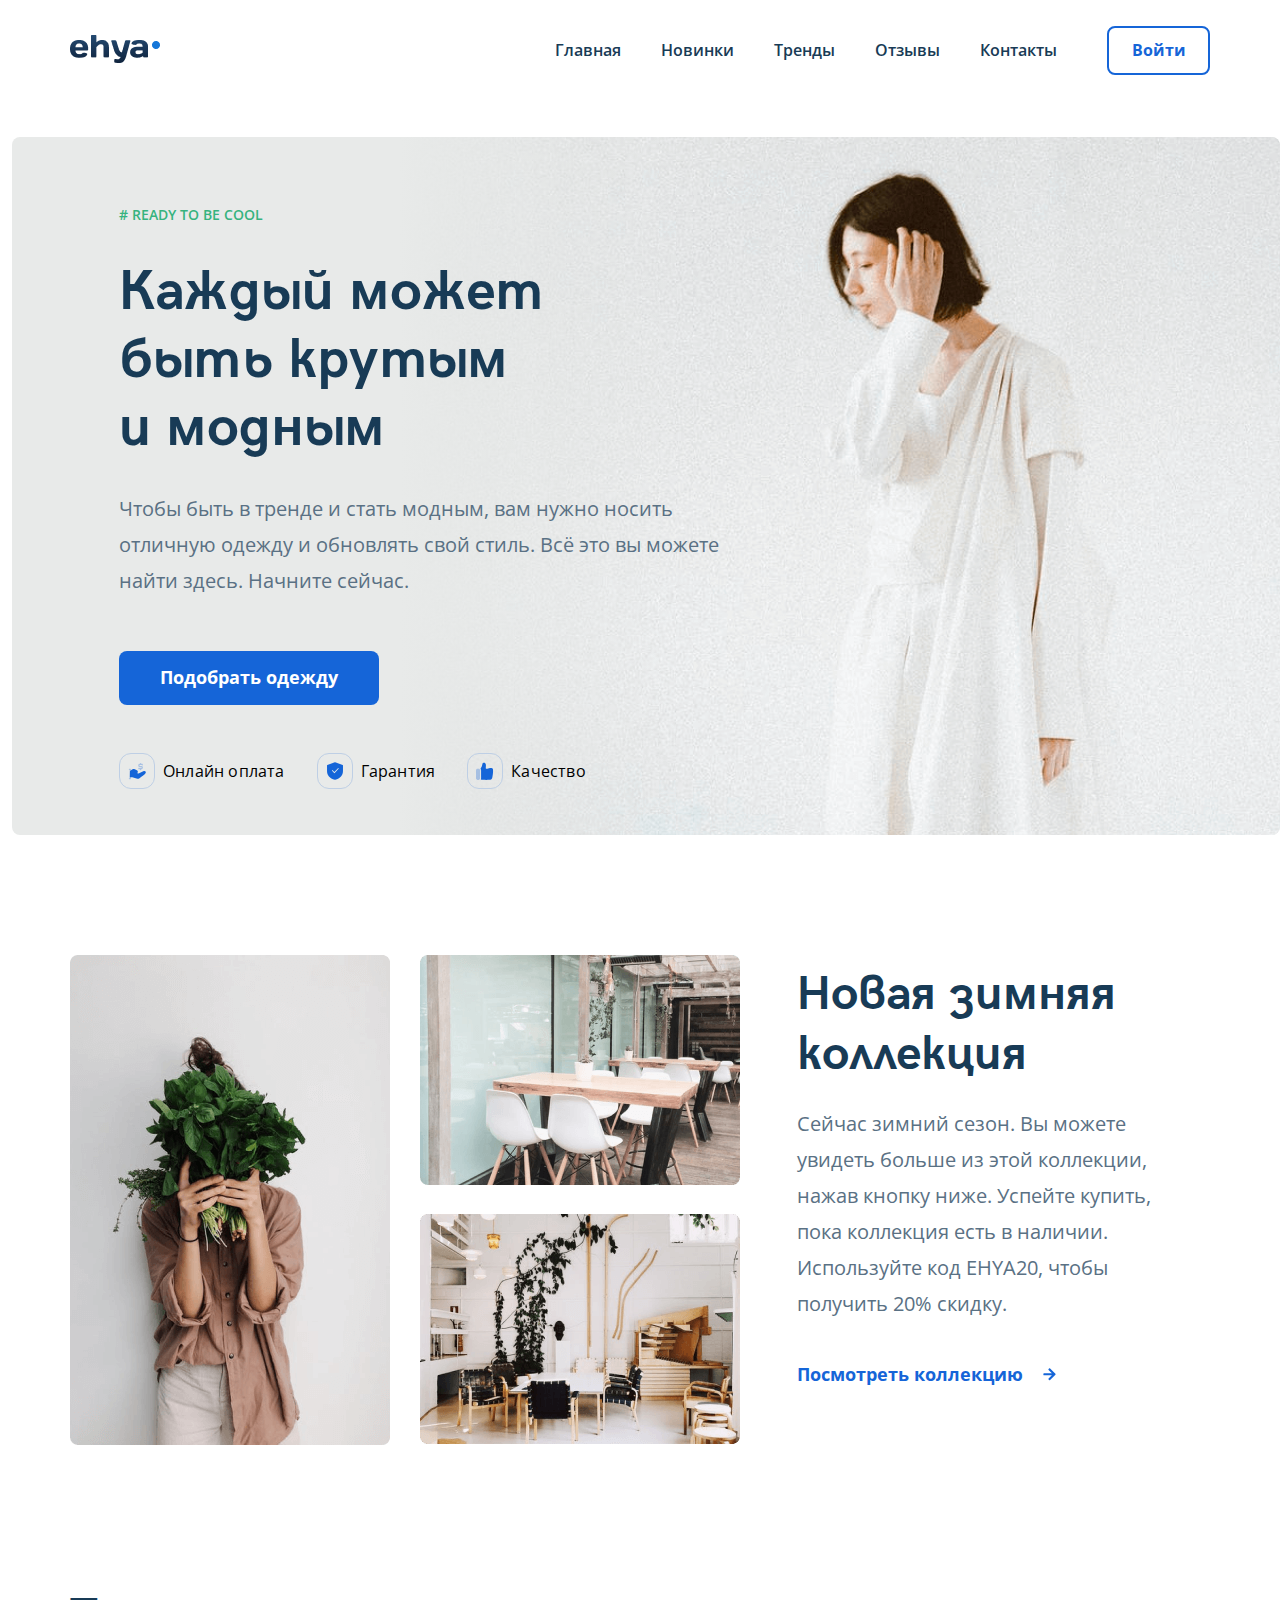
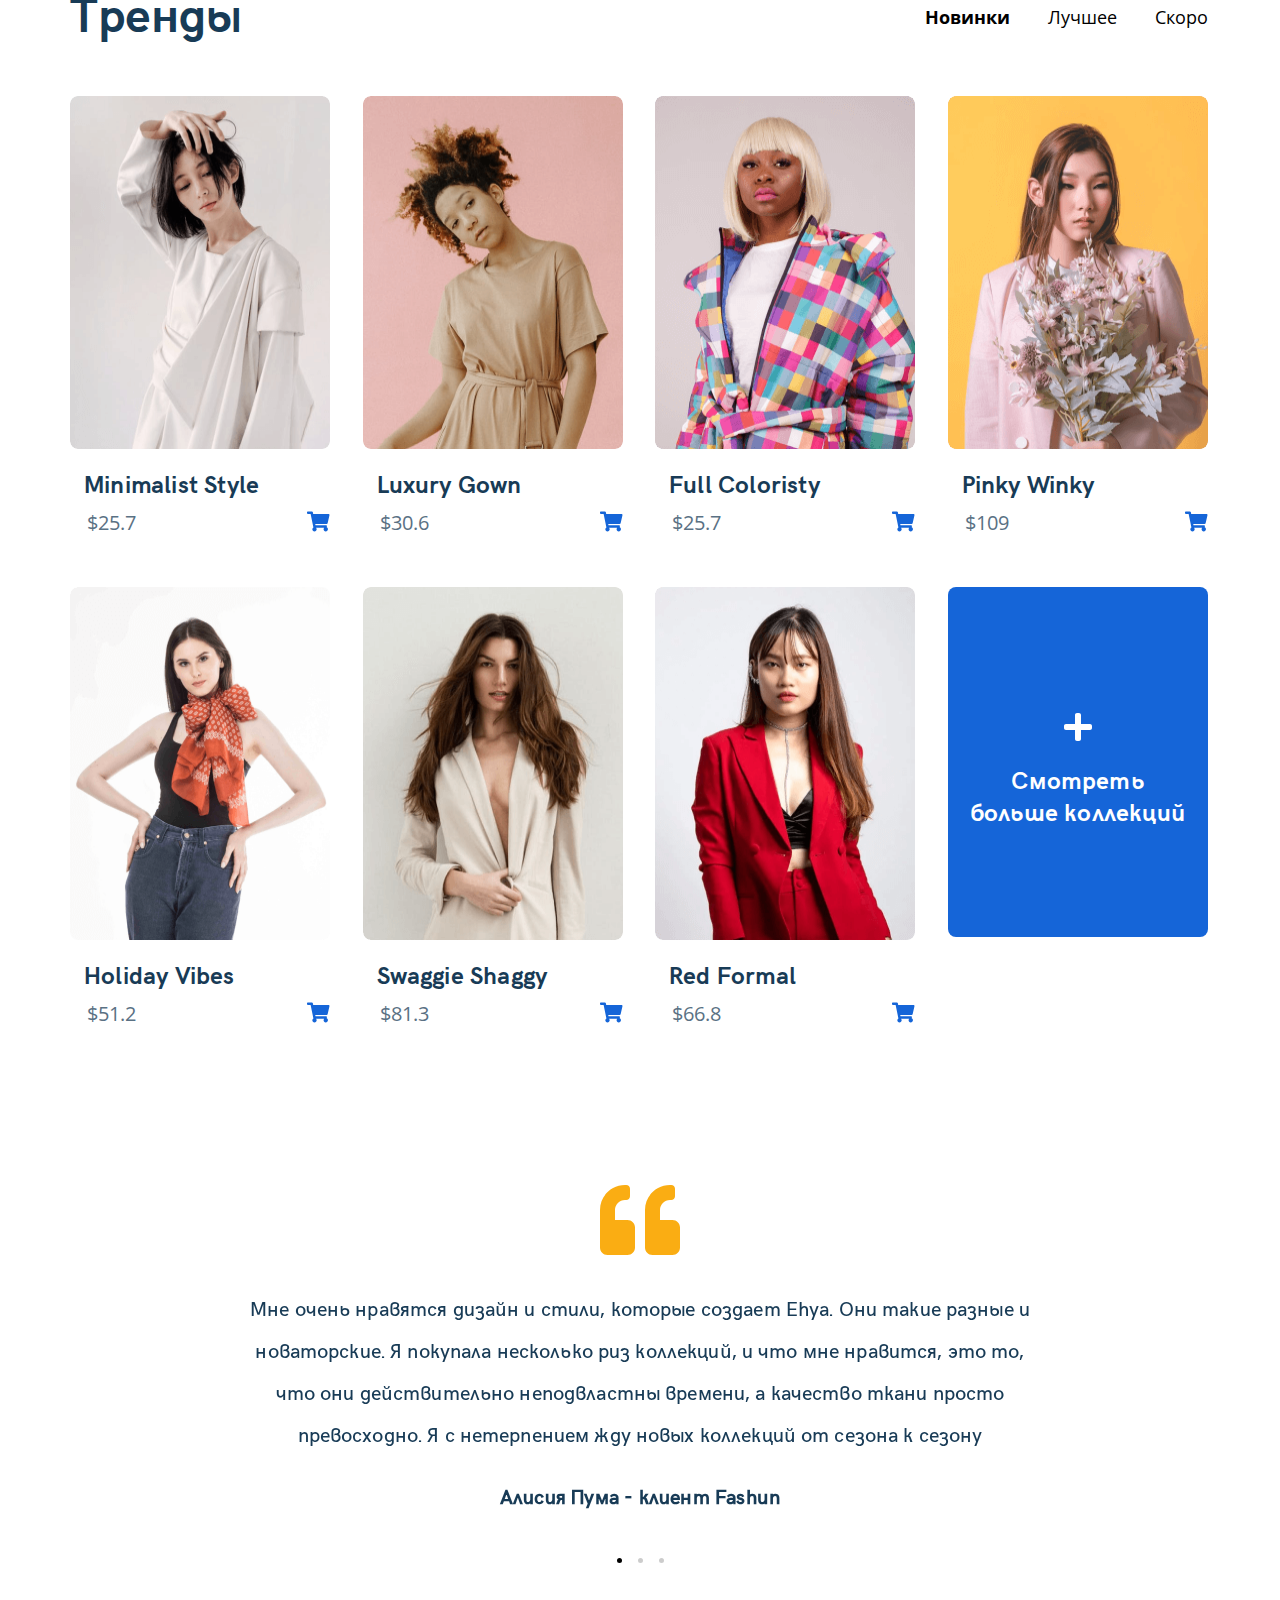
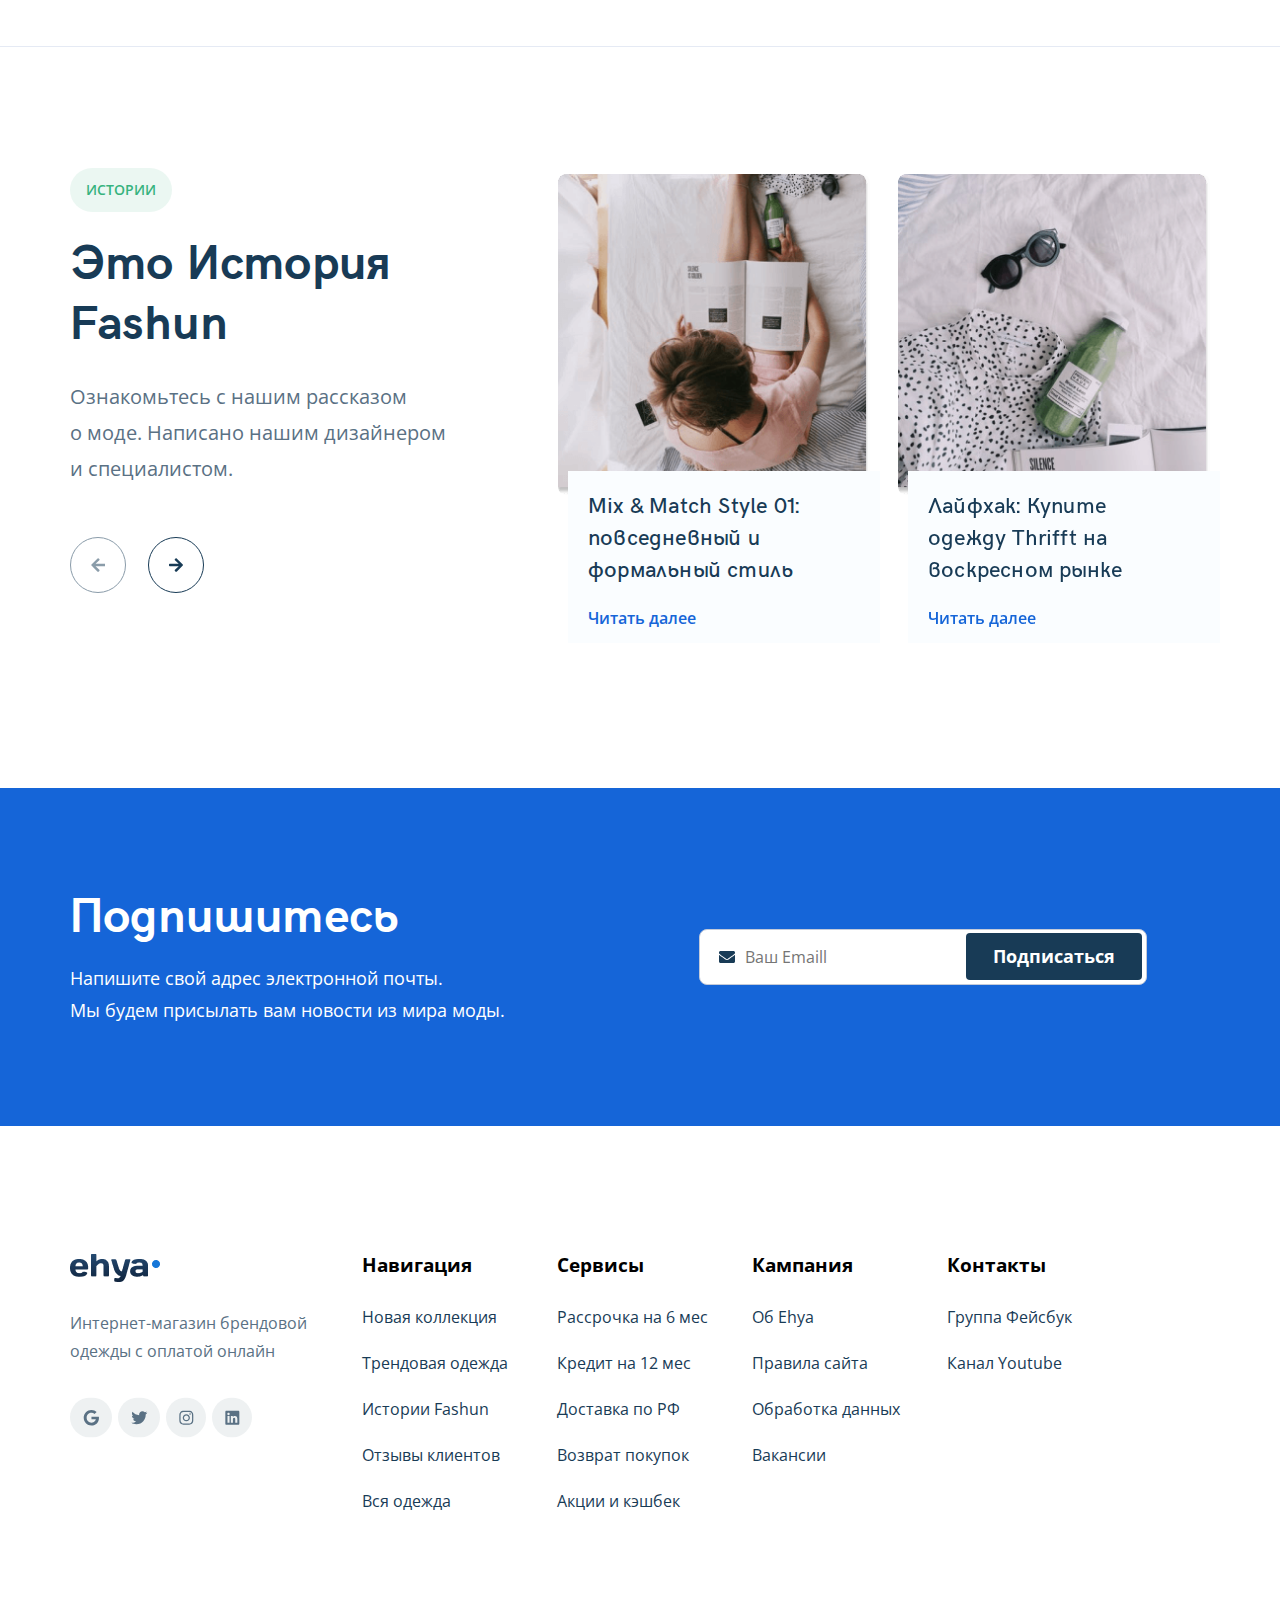
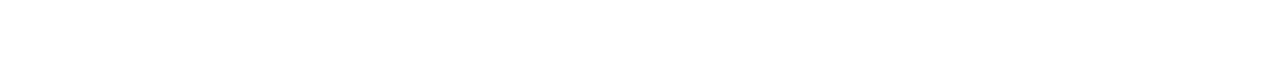
<file: index.html>
<!DOCTYPE html>
<html lang="en">
<head>
  <meta charset="UTF-8">
  <meta name="viewport" content="width=device-width, initial-scale=1.0">
  <title>Ehya - Интернет-магазин брендовой одежды с оплатой онлайн</title>

  <!--Шрифты-->
  <link rel="preconnect" href="https://fonts.gstatic.com">
  <link href="https://fonts.googleapis.com/css2?family=Open+Sans:wght@400;600;700&display=swap" rel="stylesheet">
  <!--Стили-->
  <link rel="stylesheet" href="css/style.css">
  <link rel="stylesheet" href="css/normalize.css">
  <link rel="stylesheet" href="css/swiper-bundle.min.css">
  <link rel="shortcut icon" href="favicon.ico" type="image/x-icon">
</head>
<body>


<header class="header">
  <div class="container header-container">
    <div class="header__wrapper">
      <a class="header__logo logo no-hover" href="./index.html" aria-label="Ehya logo">
        <img src="img/header/Logo.png" alt="Ehya logo" />
      </a>
      <!-- /.header__logo -->
      <div class="header__right">
        <nav class="header__nav nav">
          <ul class="nav__list">
            <li class="nav__item">
              <a class="nav__link">Главная</a>
              <!-- /.nav__link -->
            </li>
            <!-- /.nav__item -->
            <li class="nav__item">
              <a class="nav__link">Новинки</a>
              <!-- /.nav__link -->
            </li>
            <!-- /.nav__item -->
            <li class="nav__item">
              <a class="nav__link">Тренды</a>
              <!-- /.nav__link -->
            </li>
            <!-- /.nav__item -->
            <li class="nav__item">
              <a class="nav__link">Отзывы</a>
              <!-- /.nav__link -->
            </li>
            <!-- /.nav__item -->
            <li class="nav__item">
              <a class="nav__link">Контакты</a>
              <!-- /.nav__link -->
            </li>
            <!-- /.nav__item -->
          </ul>
          <!-- /.nav__list -->
        </nav>
        <!-- /.header__nav nav -->
        <button class="button button--o header__button" data-target="modal">Войти</button>
        <!-- /.button header__button -->
        <img src="img/icon/close.svg" alt="Icon close" class="header__close" />
        <!-- /.header__close -->
      </div>
      <!-- /.header__right -->
      <div class="header__burger">
        <span></span>
        <span></span>
        <span></span>
      </div>
      <!-- /.header__burger -->
    </div>
    <!-- /.header__wrapper -->
  </div>
  <!-- /.container -->
</header>
<!-- /.header -->

<section class="hero" id="hero">
          <div class="container hero__container">
            <div class="hero__wrapper">
              <div class="hero__badges badges">
                <div class="hero__badge badge"># READY TO BE COOL</div>
                <!-- /.hero__badge -->
              </div>
              <!-- /.hero__badges -->
              <h1 class="title hero__title" lang="en">Каждый может быть крутым и&nbsp;модным</h1>
              <!-- /.title hero__title -->
              <p class="hero__desc">
                Чтобы быть в тренде и&nbsp;стать модным, вам нужно носить отличную одежду и&nbsp;обновлять
                свой&nbsp;стиль. Всё это вы&nbsp;можете найти здесь. Начните сейчас.
              </p>
              <!-- /.hero__desc -->
              <button class="button hero__button">Подобрать одежду</button>
              <!-- /.button hero__button -->
              <div class="features hero__features">
                <ul class="features__list">
                  <li class="features__item">
                    <div class="features__icon features__icon--1">
                      <svg fill="none" xmlns="http://www.w3.org/2000/svg">
                        <path
                          fill-rule="evenodd"
                          clip-rule="evenodd"
                          d="M11.663 12.618c.522-1.135.04-2.07-1.29-2.65l-2.203-.91a2.097 2.097 0 00-2.13.317l-2.026 1.66-.059.59-.095 4.835v.84h2.452l5 1.42c.632.18 1.31.054 1.834-.34 3.295-2.477 5.497-4.15 5.83-4.46.808-.75 1.127-1.586.55-2.41-.465-.666-1.25-.737-2.223-.296l-4.732 2.406-1.331-.423c.172-.148.313-.34.423-.579z"
                          fill="#1565D8"
                        />
                        <path
                          opacity=".3"
                          fill-rule="evenodd"
                          clip-rule="evenodd"
                          d="M16.21 3.86H15.2v-.21a.63.63 0 10-1.26 0v.21h-.198a1.47 1.47 0 00-1.47 1.472v.421a1.47 1.47 0 001.47 1.472h1.668a.21.21 0 01.21.21v.42a.21.21 0 01-.21.21h-1.928a.63.63 0 00-1.21.226l-.012.386a.63.63 0 00.63.65h1.05v.203a.63.63 0 101.26 0v-.204h.21a1.47 1.47 0 001.47-1.47v-.42a1.47 1.47 0 00-1.47-1.472h-1.668a.21.21 0 01-.21-.21v-.422a.21.21 0 01.21-.21h1.921a.63.63 0 001.178-.312V4.49a.63.63 0 00-.63-.63zM3.44 9.95h.21v7.98h-.21a.63.63 0 000 1.26h.84a.63.63 0 00.63-.63V9.32a.63.63 0 00-.63-.63h-.84a.63.63 0 100 1.26z"
                          fill="#1565D8"
                        />
                      </svg>
                    </div>
                    <!-- /.features__icon -->
                    <span class="features__text" lang="en">Онлайн оплата</span>
                    <!-- /.features__text -->
                  </li>
                  <!-- /.features__item -->
                  <li class="features__item">
                    <div class="features__icon features__icon--2">
                      <svg fill="none" xmlns="http://www.w3.org/2000/svg">
                        <path
                          fill-rule="evenodd"
                          clip-rule="evenodd"
                          d="M18.703 4.935l-7.56-2.73a.42.42 0 00-.286 0l-7.56 2.73a.42.42 0 00-.277.395V11c0 4.452 2.66 7.407 7.871 8.806a.42.42 0 00.22-.001c5.21-1.436 7.869-4.39 7.869-8.805V5.33a.42.42 0 00-.277-.395zM8.1 10.265a.42.42 0 01.593.015l1.7 1.786 3.567-3.87a.42.42 0 01.618.569l-3.872 4.2a.42.42 0 01-.613.005l-2.008-2.111a.42.42 0 01.014-.594z"
                          fill="#1565D8"
                        />
                      </svg>
                    </div>
                    <!-- /.features__icon -->
                    <span class="features__text" lang="en">Гарантия</span>
                    <!-- /.features__text -->
                  </li>
                  <!-- /.features__item -->
                  <li class="features__item">
                    <div class="features__icon features__icon--3">
                      <svg fill="none" xmlns="http://www.w3.org/2000/svg">
                        <path
                          fill-rule="evenodd"
                          clip-rule="evenodd"
                          d="M6.534 8.744c1.104-1.57 1.793-3.37 2.069-5.407a.505.505 0 01.352-.414c1.902-.588 2.982.346 2.964 2.478-.003.414-.022.782-.063 1.344-.09 1.257-.083 1.6.057 1.83.136.222.575.298 1.613.1.328-.061.656-.132 1.02-.216.16-.038 1.318-.32 1.614-.384.565-.122.97-.174 1.326-.152.964.06 1.476.68 1.565 1.87.155 2.096-.326 6.306-.806 7.856-.49 1.584-1.346 2.182-3.4 2.218-1.321.024-3.353.024-6.104 0-.702-.016-1.339-.152-1.905-.406.16-.33.248-.698.248-1.087V10.31c0-.592-.206-1.136-.55-1.566z"
                          fill="#1565D8"
                        />
                        <path
                          opacity=".3"
                          fill-rule="evenodd"
                          clip-rule="evenodd"
                          d="M3.525 8.798C2.683 8.798 2 9.475 2 10.31v8.064c0 .835.683 1.512 1.525 1.512h1.017c.842 0 1.525-.677 1.525-1.512V10.31c0-.835-.683-1.512-1.525-1.512H3.525z"
                          fill="#1565D8"
                        />
                      </svg>
                    </div>
                    <!-- /.features__icon -->
                    <span class="features__text" lang="en">Качество</span>
                    <!-- /.features__text -->
                  </li>
                  <!-- /.features__item -->
                </ul>
                <!-- /.features__list -->
              </div>
              <!-- /.features hero__features -->
              <div class="hero__bg">
                <img class="hero__bg-image" src="img/hero/bg.png" alt="Hero background" />
                <!-- /.hero__bg-image -->
              </div>
              <!-- /.hero__bg -->
            </div>
            <!-- /.hero__wrapper -->
          </div>
          <!-- /.container -->
</section>
<!-- /.hero -->

<section class="collection" id="newCollection">
  <div class="container">
    <div class="collection-wrapper">
      <div class="collection_left">
        <div class="collection_left-wrapper">
          <img src="img/collection/collection_1.png" alt="Photo: collection" class="collection_left__image collection_left__image--large">
          <img src="img/collection/collection_2.png" alt="Photo: collection" class="collection_left__image collection_left__image--small-1">
          <img src="img/collection/collection_3.png" alt="Photo: collection" class="collection_left__image collection_left__image--small-2">
        </div>
      </div>
      <div class="collection_right">
        <div class="collection_right-wrapper">
          <h1 class="title collection_right__title">Новая зимняя коллекция</h1>
          <p class="subtitle collection_right__subtitle">Сейчас зимний сезон. Вы можете увидеть больше из этой коллекции, нажав кнопку ниже. Успейте купить, пока коллекция есть в наличии. Используйте код EHYA20, чтобы получить 20% скидку.</p>
          <div class="collection_right__all-collection">
            <a href="#" class="link collection_right__link">
              Посмотреть коллекцию
              <img class="collection_right__icon" src="img/icon/next_collection.svg" alt="Icon: all collection">
            </a>
          </div>
        </div>
      </div>
    </div>
  </div>
</section>
<!-- /.collection -->

<section class="trends" id="trends">
  <div class="container">
    <div class="trends-wrapper">
       <div class="trends_top">
        <h1 class="title trends_top__title">Тренды</h1>
          <ul class="list trends__list">
            <li data-target="#new" class="item trends__item trends__item--active">Новинки</li>
            <li data-target="#best" class="item trends__item">Лучшее</li>
            <li data-target="#soon" class="item trends__item">Скоро</li>
          </ul>
        </div>

        <div id="new" class="trends-grid trends_content trends_content--active">
    
          <div  class="trends_card trends_card">
            <a href="#" class="link trends_card__link">
              <img src="img/trends/Image.png" alt="Photo: trends" class="trends__image trends_card__image">
              <h3 class="title trends_card__title">Minimalist Style</h3>
            </a>
            <div class="trends_card__bottom">
              <span class="trends_card__price">$25.7</span>
             <a href="#" class="link trends_card__link">
                <img src="img/icon/shopping-cart.svg" alt="Icon: shopping-cart" class="trends_card__icon">
             </a>
            </div>
          </div>

          <div class="trends_card">
            <a href="#" class="link trends_card__link">
              <img src="img/trends/Image-1.png" alt="Photo: trends" class="trends__image trends_card__image">
              <h3 class="title trends_card__title">Luxury Gown</h3>
            </a>
            <div class="trends_card__bottom">
              <span class="trends_card__price">$30.6</span>
             <a href="#" class="link trends_card__link">
                <img src="img/icon/shopping-cart.svg" alt="Icon: shopping-cart" class="trends_card__icon">
             </a>
            </div>
          </div>

          <div class="trends_card">
            <a href="#" class="link trends_card__link">
              <img src="img/trends/Image-2.png" alt="Photo: trends" class="trends__image trends_card__image">
              <h3 class="title trends_card__title">Full Coloristy</h3>
            </a>
            <div class="trends_card__bottom">
              <span class="trends_card__price">$25.7</span>
             <a href="#" class="link trends_card__link">
                <img src="img/icon/shopping-cart.svg" alt="Icon: shopping-cart" class="trends_card__icon">
             </a>
            </div>
          </div>

          <div class="trends_card">
            <a href="#" class="link trends_card__link">
              <img src="img/trends/Image-3.png" alt="Photo: trends" class="trends__image trends_card__image">
              <h3 class="title trends_card__title">Pinky Winky</h3>
            </a>
            <div class="trends_card__bottom">
              <span class="trends_card__price">$109</span>
             <a href="#" class="link trends_card__link">
                <img src="img/icon/shopping-cart.svg" alt="Icon: shopping-cart" class="trends_card__icon">
             </a>
            </div>
          </div>
          
          <div class="trends_card">
            <a href="#" class="link trends_card__link">
              <img src="img/trends/Image-4.png" alt="Photo: trends" class="trends__image trends_card__image">
              <h3 class="title trends_card__title">Holiday Vibes</h3>
            </a>
            <div class="trends_card__bottom">
              <span class="trends_card__price">$51.2</span>
             <a href="#" class="link trends_card__link">
                <img src="img/icon/shopping-cart.svg" alt="Icon: shopping-cart" class="trends_card__icon">
             </a>
            </div>
          </div>
          
          <div class="trends_card">
            <a href="#" class="link trends_card__link">
              <img src="img/trends/Image-5.png" alt="Photo: trends" class="trends__image trends_card__image">
              <h3 class="title trends_card__title">Swaggie Shaggy</h3>
            </a>
            <div class="trends_card__bottom">
              <span class="trends_card__price">$81.3</span>
             <a href="#" class="link trends_card__link">
                <img src="img/icon/shopping-cart.svg" alt="Icon: shopping-cart" class="trends_card__icon">
             </a>
            </div>
          </div>

          <div class="trends_card">
            <a href="#" class="link trends_card__link">
              <img src="img/trends/Image-6.png" alt="Photo: trends" class="trends__image trends_card__image">
              <h3 class="title trends_card__title">Red Formal</h3>
            </a>
            <div class="trends_card__bottom">
              <span class="trends_card__price">$66.8</span>
             <a href="#" class="link trends_card__link">
                <img src="img/icon/shopping-cart.svg" alt="Icon: shopping-cart" class="trends_card__icon">
             </a>
            </div>
          </div>

          <div class="trends_card trends_card__look">
            <a href="#" class="link look-more_link">
              <div class="look-more">
                <img src="img/icon/plus.svg" alt="Icon: plus" class="look-more__icon">
                <h5 class="title look-more__title">Смотреть <br> больше коллекций</h5>
              </div>
            </a>
          </div>

        </div>

        <div id="best" class="trends-grid trends_content">
    
          <div class="trends_card">
            <a href="#" class="link trends_card__link">
              <img src="img/trends/Image-7.jpg" alt="Photo: trends" class="trends__image trends_card__image">
              <h3 class="title trends_card__title">Luxury Gown</h3>
            </a>
            <div class="trends_card__bottom">
              <span class="trends_card__price">$30.6</span>
             <a href="#" class="link trends_card__link">
                <img src="img/icon/shopping-cart.svg" alt="Icon: shopping-cart" class="trends_card__icon">
             </a>
            </div>
          </div>

          <div class="trends_card">
            <a href="#" class="link trends_card__link">
              <img src="img/trends/Image-8.jpg" alt="Photo: trends" class="trends__image trends_card__image">
              <h3 class="title trends_card__title">Full Coloristy</h3>
            </a>
            <div class="trends_card__bottom">
              <span class="trends_card__price">$25.7</span>
             <a href="#" class="link trends_card__link">
                <img src="img/icon/shopping-cart.svg" alt="Icon: shopping-cart" class="trends_card__icon">
             </a>
            </div>
          </div>

          <div class="trends_card">
            <a href="#" class="link trends_card__link">
              <img src="img/trends/Image-9.jpg" alt="Photo: trends" class="trends__image trends_card__image">
              <h3 class="title trends_card__title">Swaggie Shaggy</h3>
            </a>
            <div class="trends_card__bottom">
              <span class="trends_card__price">$81.3</span>
             <a href="#" class="link trends_card__link">
                <img src="img/icon/shopping-cart.svg" alt="Icon: shopping-cart" class="trends_card__icon">
             </a>
            </div>
          </div>

           <div class="trends_card">
            <a href="#" class="link trends_card__link">
              <img src="img/trends/Image-10.jpg" alt="Photo: trends" class="trends__image trends_card__image">
              <h3 class="title trends_card__title">Red Formal</h3>
            </a>
            <div class="trends_card__bottom">
              <span class="trends_card__price">$66.8</span>
             <a href="#" class="link trends_card__link">
                <img src="img/icon/shopping-cart.svg" alt="Icon: shopping-cart" class="trends_card__icon">
             </a>
            </div>
          </div>

           <div  class="trends_card trends_card">
            <a href="#" class="link trends_card__link">
              <img src="img/trends/Image-11.jpg" alt="Photo: trends" class="trends__image trends_card__image">
              <h3 class="title trends_card__title">Minimalist Style</h3>
            </a>
            <div class="trends_card__bottom">
              <span class="trends_card__price">$25.7</span>
             <a href="#" class="link trends_card__link">
                <img src="img/icon/shopping-cart.svg" alt="Icon: shopping-cart" class="trends_card__icon">
             </a>
            </div>
          </div>
          
          <div class="trends_card">
            <a href="#" class="link trends_card__link">
              <img src="img/trends/Image-12.jpg" alt="Photo: trends" class="trends__image trends_card__image">
              <h3 class="title trends_card__title">Holiday Vibes</h3>
            </a>
            <div class="trends_card__bottom">
              <span class="trends_card__price">$51.2</span>
             <a href="#" class="link trends_card__link">
                <img src="img/icon/shopping-cart.svg" alt="Icon: shopping-cart" class="trends_card__icon">
             </a>
            </div>
          </div>
          
          <div class="trends_card">
            <a href="#" class="link trends_card__link">
              <img src="img/trends/Image-13.jpg" alt="Photo: trends" class="trends__image trends_card__image">
              <h3 class="title trends_card__title">Pinky Winky</h3>
            </a>
            <div class="trends_card__bottom">
              <span class="trends_card__price">$109</span>
             <a href="#" class="link trends_card__link">
                <img src="img/icon/shopping-cart.svg" alt="Icon: shopping-cart" class="trends_card__icon">
             </a>
            </div>
          </div>

          <div class="trends_card trends_card__look">
            <a href="#" class="link look-more_link">
              <div class="look-more">
                <img src="img/icon/plus.svg" alt="Icon: plus" class="look-more__icon">
                <h5 class="title look-more__title">Смотреть <br> больше коллекций</h5>
              </div>
            </a>
          </div>

        </div>

        <div id="soon" class="trends-grid trends_content">
    
          <div  class="trends_card trends_card">
            <a href="#" class="link trends_card__link">
              <img src="img/trends/Image-14.jpg" alt="Photo: trends" class="trends__image trends_card__image">
              <h3 class="title trends_card__title">Minimalist Style</h3>
            </a>
            <div class="trends_card__bottom">
              <span class="trends_card__price">$25.7</span>
             <a href="#" class="link trends_card__link">
                <img src="img/icon/shopping-cart.svg" alt="Icon: shopping-cart" class="trends_card__icon">
             </a>
            </div>
          </div>

          <div class="trends_card">
            <a href="#" class="link trends_card__link">
              <img src="img/trends/Image-15.jpg" alt="Photo: trends" class="trends__image trends_card__image">
              <h3 class="title trends_card__title">Full Coloristy</h3>
            </a>
            <div class="trends_card__bottom">
              <span class="trends_card__price">$25.7</span>
             <a href="#" class="link trends_card__link">
                <img src="img/icon/shopping-cart.svg" alt="Icon: shopping-cart" class="trends_card__icon">
             </a>
            </div>
          </div>

          <div class="trends_card">
            <a href="#" class="link trends_card__link">
              <img src="img/trends/Image-16.jpg" alt="Photo: trends" class="trends__image trends_card__image">
              <h3 class="title trends_card__title">Luxury Gown</h3>
            </a>
            <div class="trends_card__bottom">
              <span class="trends_card__price">$30.6</span>
             <a href="#" class="link trends_card__link">
                <img src="img/icon/shopping-cart.svg" alt="Icon: shopping-cart" class="trends_card__icon">
             </a>
            </div>
          </div>


          <div class="trends_card">
            <a href="#" class="link trends_card__link">
              <img src="img/trends/Image-17.jpg" alt="Photo: trends" class="trends__image trends_card__image">
              <h3 class="title trends_card__title">Pinky Winky</h3>
            </a>
            <div class="trends_card__bottom">
              <span class="trends_card__price">$109</span>
             <a href="#" class="link trends_card__link">
                <img src="img/icon/shopping-cart.svg" alt="Icon: shopping-cart" class="trends_card__icon">
             </a>
            </div>
          </div>
          
          <div class="trends_card">
            <a href="#" class="link trends_card__link">
              <img src="img/trends/Image-18.jpg" alt="Photo: trends" class="trends__image trends_card__image">
              <h3 class="title trends_card__title">Holiday Vibes</h3>
            </a>
            <div class="trends_card__bottom">
              <span class="trends_card__price">$51.2</span>
             <a href="#" class="link trends_card__link">
                <img src="img/icon/shopping-cart.svg" alt="Icon: shopping-cart" class="trends_card__icon">
             </a>
            </div>
          </div>

           <div class="trends_card">
            <a href="#" class="link trends_card__link">
              <img src="img/trends/Image-19.jpg" alt="Photo: trends" class="trends__image trends_card__image">
              <h3 class="title trends_card__title">Red Formal</h3>
            </a>
            <div class="trends_card__bottom">
              <span class="trends_card__price">$66.8</span>
             <a href="#" class="link trends_card__link">
                <img src="img/icon/shopping-cart.svg" alt="Icon: shopping-cart" class="trends_card__icon">
             </a>
            </div>
          </div>

          <div class="trends_card">
            <a href="#" class="link trends_card__link">
              <img src="img/trends/Image-20.jpg" alt="Photo: trends" class="trends__image trends_card__image">
              <h3 class="title trends_card__title">Swaggie Shaggy</h3>
            </a>
            <div class="trends_card__bottom">
              <span class="trends_card__price">$81.3</span>
             <a href="#" class="link trends_card__link">
                <img src="img/icon/shopping-cart.svg" alt="Icon: shopping-cart" class="trends_card__icon">
             </a>
            </div>
          </div>

          <div class="trends_card trends_card__look">
            <a href="#" class="link look-more_link">
              <div class="look-more">
                <img src="img/icon/plus.svg" alt="Icon: plus" class="look-more__icon">
                <h5 class="title look-more__title">Смотреть <br> больше коллекций</h5>
              </div>
            </a>
          </div>

        </div>

    </div>
  </div>
</section>
<!-- /.trends -->

<section class="feedback" id="feedback">  
  <div class="container">
    <div class="swiper-container feedback-slider">
      <img class="feedback-icon" src="img/icon/quote-left.svg" alt="Icon: quote">
      <div class="swiper-wrapper">

        <div class="swiper-slide">
          <div class="feedback-slider__item">
            <p class="feedback-slider__text">
              Мне очень нравятся дизайн и стили, которые создает Ehya. Они такие разные и новаторские. Я покупала несколько риз коллекций, и что мне нравится, это то, что они действительно неподвластны времени, а качество ткани просто <br class="feedback-slider__line-break">  превосходно. Я с нетерпением жду новых коллекций от сезона к сезону
            </p>
            <h4 class="feedback-slider__author">Алисия Пума - клиент Fashun</h4>
          </div>
        </div>

        <div class="swiper-slide">
         <div class="feedback-slider__item">
          <p class="feedback-slider__text">
            Далеко-далеко за словесными горами в стране гласных и согласных, живут рыбные тексты. Запятой рукопись продолжил меня курсивных пустился, рот имени коварный взгляд
          </p>
          <h4 class="feedback-slider__author"> Евгений Черник - клиент Fashun</h4>
         </div>
        </div>

        <div class="swiper-slide">
          <div class="feedback-slider__item">
          <p class="feedback-slider__text">
            Далеко-далеко за, словесными горами в стране гласных и согласных живут рыбные тексты. Проектах домах сих пустился свой залетают жизни вопроса вдали бросил коварных подпоясал вскоре переулка прямо агентство букв переписали великий запятой
          </p>
          <h4 class="feedback-slider__author">Анфиса Лятова - клиент Fashun</h4>
          </div>
        </div>
      </div>
      <!-- /.swiper-wrapper -->

      <div class="swiper-pagination"></div>
    </div>
    <!-- /.reviews-slider -->
  </div>
  <!-- /.container -->
</section>
<!-- /.feedback -->

<section class="stories" id="stories">
  <div class="container">
    <div class="stories__wrapper">
      <div class="stories-left">
        <div class="stories-left__badges badges">
          <div class="stories-left__badge badge">Истории</div>
          <!-- /.stories-left__badge -->
        </div>
        <!-- /.stories-left__badges -->
        <h2 class="stories-left__title title">Это История Fashun</h2>
        <!-- /.stories-left__title -->
        <p class="stories-left__text">
          Ознакомьтесь с&nbsp;нашим рассказом о&nbsp;моде. Написано нашим дизайнером и&nbsp;специалистом.
        </p>
        <!-- /.stories-left__text -->
        <div class="stories-left__nav-list">
          <div class="stories-left__nav stories-left__nav--prev">
            <svg xmlns="http://www.w3.org/2000/svg">
              <path
                d="M8.317 12.938c.312-.313.281-.782 0-1.094L4.536 8.25h9a.74.74 0 00.75-.75v-1a.76.76 0 00-.75-.75h-9l3.78-3.563c.282-.312.313-.78 0-1.093L7.63.406a.774.774 0 00-1.062 0L.504 6.5a.684.684 0 000 1.031l6.063 6.094c.281.281.75.281 1.062 0l.688-.688z"
              />
            </svg>
          </div>
          <!-- /.stories-left__nav -->
          <div class="stories-left__nav stories-left__nav--next">
            <svg xmlns="http://www.w3.org/2000/svg">
              <path
                d="M5.938 1.094c-.313.312-.282.781 0 1.093l3.78 3.563H.75A.74.74 0 000 6.5v1c0 .438.313.75.75.75h8.969l-3.781 3.594a.814.814 0 000 1.094l.687.687c.313.281.781.281 1.063 0l6.093-6.094c.281-.281.281-.75 0-1.062L7.687.406c-.28-.281-.75-.281-1.062 0l-.688.688z"
              />
            </svg>
          </div>
          <!-- /.stories-left__nav -->
        </div>
        <!-- /.stories-left__nav-list -->
      </div>
      <!-- /.stories-left -->

      <div class="stories-right">
        <!-- Slider main container -->
      <div class="swiper-container stories-slider">
        <!-- Additional required wrapper -->
        <div class="swiper-wrapper stories-wrapper">
            <!-- Slides -->
            <div class="swiper-slide">

              <div class="swiper-slide__item swiper-slide-1">
                <img src="img/history/history_1.png" alt="Stories: photo" class="swiper-slide__image">
                <div class="swiper-slide__bottom swiper-slide__bottom-1">
                  <p class="swiper-slide__title">Mix & Match Style 01: повседневный и формальный стиль</p>
                  <div class="swiper-slide__read-more">
                    <a href="#" class="link swiper-slide__link">Читать далее</a>
                  </div>
                </div>
              </div>

              <div class="swiper-slide__item swiper-slide-2">
                <img src="img/history/history_2.png" alt="Stories: photo" class="swiper-slide__image">
                <div class="swiper-slide__bottom">
                  <p class="swiper-slide__title">Лайфхак: Купите одежду Thrifft на воскресном рынке</p>
                  <div class="swiper-slide__read-more">
                    <a href="#" class="link swiper-slide__link">Читать далее</a>
                  </div>
                </div>
              </div>
            </div>

            <div class="swiper-slide">

              <div class="swiper-slide__item swiper-slide-1">
                <img src="img/history/history_3.jpg" alt="Stories: photo" class="swiper-slide__image">
                <div class="swiper-slide__bottom swiper-slide__bottom-1">
                  <p class="swiper-slide__title">Mix & Match Style 01: повседневный и формальный стиль</p>
                  <div class="swiper-slide__read-more">
                    <a href="#" class="link swiper-slide__link">Читать далее</a>
                  </div>
                </div>
              </div>

              <div class="swiper-slide__item swiper-slide-2">
                <img src="img/history/history_4.jpg" alt="Stories: photo" class="swiper-slide__image">
                <div class="swiper-slide__bottom">
                  <p class="swiper-slide__title">Лайфхак: Купите одежду Thrifft на воскресном рынке</p>
                  <div class="swiper-slide__read-more">
                    <a href="#" class="link swiper-slide__link">Читать далее</a>
                  </div>
                </div>
              </div>
              
            </div>
            </div>
        </div>
      </div>

    </div>
    <!-- /.stories__wrapper -->
  </div>
  <!-- /.container -->
</section>
<!-- /.stories -->

<section class="subscribe">
  <div class="container">
    <div class="subscribe-wrapper">
      <div class="subscribe__text">
      <h1 class="title subscribe__title">Подпишитесь</h1>
      <p class="subtitle subscribe__subtitle">Напишите свой адрес электронной почты. <br class="subscribe__line-break"> Мы будем присылать вам новости из мира моды.</p>
    </div>
    <form action="send.php" method="POST" class="form subscribe__form">
      <div class="subscribe__input-group">
        <input
          type="email" 
          class="subscribe__input" 
          placeholder="Ваш Emaill"
          name="email"
          required
        />
      </div>
      <img class="subscribe__icon" src="img/icon/mail.svg" alt="Icon: mail">
      <button class="subscribe__button">Подписаться</button>
    </form>
    </div>
  </div>
</section>
<!-- /.subscribe -->

<footer class="footer" id="footer">
  <div class="container">
    <div class="footer-wrapper">

      <div class="footer_info">
        <a href="https://daniel-bisyukov.ru/ehya/" class="link footer_info__link">
          <img src="img/header/Logo.png" alt="Logo" class="footer_info__logo">
        </a>
        <p class="subtitle footer_info__subtitle">Интернет-магазин брендовой одежды с оплатой онлайн</p>
        <div class="footer_info__social-link">
          <ul class="list footer_info__list">
            <li class="item footer_info__item">
              <a href="#" class="link footer_info__link">
                <img src="img/icon/google.svg" alt="Icon: social-network" class="footer_info__icon">
              </a>
            </li>
            <li class="item footer_info__item">
              <a href="#" class="link footer_info__link">
                <img src="img/icon/twitter.svg" alt="Icon: social-network" class="footer_info__icon">
              </a>
            </li>
            <li class="item footer_info__item">
              <a href="#" class="link footer_info__link">
                <img src="img/icon/instagram.svg" alt="Icon: social-network" class="footer_info__icon">
              </a>
            </li>
            <li class="item footer_info__item">
              <a href="#" class="link footer_info__link">
                <img src="img/icon/in.svg" alt="Icon: social-network" class="footer_info__icon">
              </a>
            </li>
          </ul>
        </div>
      </div>
      <!-- /.footer_info -->

      <div class="footer_navigation">
        <h3 class="footer__title footer_navigation__title">Навигация</h3>
        <ul class="list footer_navigation__list">
          <li class="footer__item footer_navigation__item">
            <a href="#" class="link footer__link footer_navigation__link">Новая коллекция</a>
          </li>
          <li class="footer__item footer_navigation__item">
            <a href="#" class="link footer__link footer_navigation__link">Трендовая одежда</a>
          </li>
          <li class="footer__item footer_navigation__item">
            <a href="#" class="link footer__link footer_navigation__link">Истории Fashun</a>
          </li>
          <li class="footer__item footer_navigation__item">
            <a href="#" class="link footer__link footer_navigation__link">Отзывы клиентов</a>
          </li>
          <li class="footer__item footer_navigation__item">
            <a href="#" class="link footer__link footer_navigation__link">Вся одежда</a>
          </li>
        </ul>
      </div>
      <!-- /.footer_navigation -->

      <div class="footer_services">
        <h3 class="footer__title footer_services__title">Сервисы</h3>
        <ul class="list footer_services__list">
          <li class="footer__item footer_services__item">
            <a href="#" class="link footer__link footer_services__link">Рассрочка на 6 мес</a>
          </li>
          <li class="footer__item footer_services__item">
            <a href="#" class="link footer__link footer_services__link">Кредит на 12 мес</a>
          </li>
          <li class="footer__item footer_services__item">
            <a href="#" class="link footer__link footer_services__link">Доставка по РФ</a>
          </li>
          <li class="footer__item footer_services__item">
            <a href="#" class="link footer__link footer_services__link">Возврат покупок</a>
          </li>
          <li class="footer__item footer_services__item">
            <a href="#" class="link footer__link footer_services__link">Акции и кэшбек</a>
          </li>
        </ul>
      </div>
      <!-- /.footer_services -->

      <div class="footer_company">
        <h3 class="footer__title footer_company__title">Кампания</h3>
        <ul class="list footer_company__list">
          <li class="footer__item footer_company__item">
            <a href="#" class="link footer__link footer_company__link">Об Ehya</a>
          </li>
          <li class="footer__item footer_company__item">
            <a href="#" class="link footer__link footer_company__link">Правила сайта</a>
          </li>
          <li class="footer__item footer_company__item">
            <a href="#" class="link footer__link footer_company__link">Обработка данных</a>
          </li>
          <li class="footer__item footer_company__item">
            <a href="#" class="link footer__link footer_company__link">Вакансии</a>
          </li>
        </ul>
      </div>
      <!-- /.footer_company -->

      <div class="footer_contacts">
        <h3 class="footer__title footer_contacts__title">Контакты</h3>
        <ul class="list footer_contacts__list">
          <li class="footer__item footer_contacts__item">
            <a href="#" class="link footer__link footer_contacts__link">Группа Фейсбук</a>
          </li>
          <li class="footer__item footer_contacts__item">
            <a href="#" class="link footer__link footer_contacts__link">Канал Youtube</a>
          </li>
        </ul>
      </div>
      <!-- /.footer_contacts -->

    </div>
  </div>
</footer>
<!-- /.footer -->

<div class="modal">
  <div class="modal__wrapper">
    <button class="modal__close">
      <img src="img/icon/close.svg" alt="Icon close" />
    </button>
    <!-- /.modal__close -->
    <h2 class="modal__title title">Войдите в&nbsp;личный&nbsp;кабинет</h2>
    <!-- /.modal__title -->
    <form action="./send.php" method="POST" class="modal-form">
      <div class="modal-form__group">
        <div class="modal-form__icon">
          <svg xmlns="http://www.w3.org/2000/svg">
            <path
              d="M4.5 22.5h15v-3.75a5.256 5.256 0 00-5.25-5.25h-4.5a5.256 5.256 0 00-5.25 5.25v3.75zM6.75 6.75a5.25 5.25 0 1010.5 0 5.25 5.25 0 00-10.5 0z"
            />
          </svg>
        </div>
        <!-- /.modal-form__icon -->
        <input type="text" name="login" class="modal-form__input" placeholder="Логин" required minlength="2" />
      </div>
      <!-- /.modal-form__group -->
      <div class="modal-form__group">
        <div class="modal-form__icon">
          <svg xmlns="http://www.w3.org/2000/svg">
            <path
              d="M18 8h2a1 1 0 011 1v12a1 1 0 01-1 1H4a1 1 0 01-1-1V9a1 1 0 011-1h2V7a6 6 0 1112 0v1zm-2 0V7a4 4 0 10-8 0v1h8zm-5 6v2h2v-2h-2zm-4 0v2h2v-2H7zm8 0v2h2v-2h-2z"
            />
          </svg>
        </div>
        <!-- /.modal-form__icon -->
        <input
          type="password"
          name="password"
          class="modal-form__input modal-form__input--pw"
          placeholder="Пароль"
          required
          minlength="6"
        />
        <div class="modal-form__icon-pw">
          <svg class="modal-form__icon-eye modal-form__icon-eye--open" xmlns="http://www.w3.org/2000/svg">
            <path
              d="M9.281 12a2.625 2.625 0 105.25 0 2.625 2.625 0 00-5.25 0zm12.802-.605C19.86 6.715 16.503 4.36 12 4.36c-4.505 0-7.86 2.356-10.083 7.039a1.413 1.413 0 000 1.207C4.14 17.285 7.497 19.64 12 19.64c4.505 0 7.861-2.356 10.083-7.039.18-.38.18-.82 0-1.207zm-10.177 4.73a4.125 4.125 0 110-8.25 4.125 4.125 0 010 8.25z"
            />
          </svg>
          <!-- /.modal-form__icon-eye -->
          <svg class="modal-form__icon-eye modal-form__icon-eye--close" xmlns="http://www.w3.org/2000/svg">
            <path
              d="M11.906 14.625a2.625 2.625 0 002.615-2.854l-2.843 2.844c.075.006.151.01.228.01zm8.69-10.745l-1.002-1a.188.188 0 00-.265 0l-2.562 2.563C15.353 4.72 13.764 4.359 12 4.359c-4.505 0-7.865 2.346-10.083 7.039a1.413 1.413 0 000 1.207c.886 1.866 1.953 3.361 3.2 4.487L2.639 19.57a.188.188 0 000 .265l1 1a.188.188 0 00.266 0l16.691-16.69a.186.186 0 00.04-.204.186.186 0 00-.04-.06zM7.78 12a4.125 4.125 0 016.068-3.64l-1.14 1.14a2.627 2.627 0 00-3.302 3.303l-1.14 1.14A4.103 4.103 0 017.781 12z"
            />
            <path
              d="M22.083 11.395c-.825-1.737-1.807-3.154-2.946-4.25l-3.378 3.378a4.127 4.127 0 01-5.33 5.33l-2.865 2.865c1.33.615 2.808.922 4.436.922 4.505 0 7.866-2.346 10.083-7.038a1.414 1.414 0 000-1.207z"
            />
          </svg>
        </div>
        <!-- /.modal-form__icon-pw -->
      </div>
      <!-- /.modal-form__group -->
      <button type="submit" class="button_all modal-form__button">Войти</button>
      <!-- /.button modal-form__button -->
    </form>
    <!-- /.modal-form -->
  </div>
  <!-- /.modal__wrapper -->
  <div class="modal-overlay"></div>
  <!-- /.modal-overlay -->
</div>
<!-- /.modal -->

<button class="to-top">
  <svg xmlns="http://www.w3.org/2000/svg">
    <path
      fill-rule="evenodd"
      clip-rule="evenodd"
      d="M25 46.875a21.875 21.875 0 100-43.75 21.875 21.875 0 000 43.75zM25 50a25 25 0 100-50 25 25 0 000 50z"
    />
    <path
      fill-rule="evenodd"
      clip-rule="evenodd"
      d="M14.519 26.106a1.564 1.564 0 002.212 0L25 17.834l8.269 8.272a1.565 1.565 0 102.212-2.212l-9.375-9.375a1.563 1.563 0 00-2.212 0l-9.375 9.375a1.564 1.564 0 000 2.212z"
    />
    <path
      fill-rule="evenodd"
      clip-rule="evenodd"
      d="M25 35.938a1.563 1.563 0 001.563-1.563V18.75a1.563 1.563 0 00-3.125 0v15.625A1.563 1.563 0 0025 35.938z"
    />
  </svg>
</button>
<!-- /.to-top -->

<script src="https://code.jquery.com/jquery-3.5.1.min.js" integrity="sha256-9/aliU8dGd2tb6OSsuzixeV4y/faTqgFtohetphbbj0=" crossorigin="anonymous"></script>
<script src="js/swiper-bundle.min.js"></script>
<script src="js/main.js"></script>
</body>
</html>
</file>
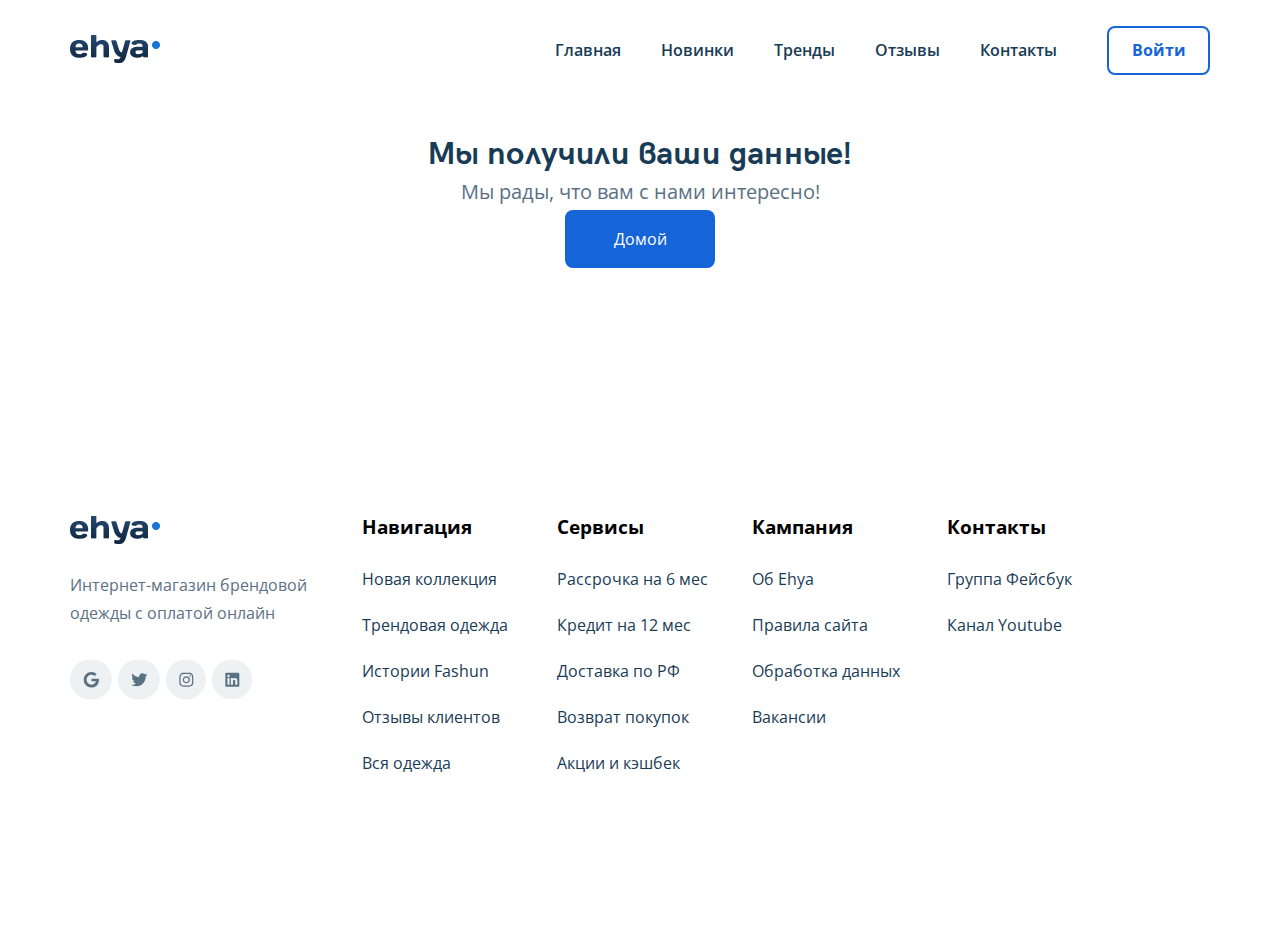
<file: thanks.html>
<!DOCTYPE html>
<html lang="en">
<head>
  <meta charset="UTF-8">
  <meta name="viewport" content="width=device-width, initial-scale=1.0">
  <title>Ehya - Интернет-магазин брендовой одежды с оплатой онлайн</title>

  <!--Шрифты-->
  <link rel="preconnect" href="https://fonts.gstatic.com">
  <link href="https://fonts.googleapis.com/css2?family=Open+Sans:wght@400;600;700&display=swap" rel="stylesheet">
  <!--Стили-->
  <link rel="stylesheet" href="css/style.css">
  <link rel="stylesheet" href="css/normalize.css">
  <link rel="stylesheet" href="css/swiper-bundle.min.css">
  <link rel="shortcut icon" href="favicon.ico" type="image/x-icon">
</head>
<body>


<header class="header">
  <div class="container header-container">
    <div class="header__wrapper">
      <a class="header__logo logo no-hover" href="./index.html" aria-label="Ehya logo">
        <img src="img/header/Logo.png" alt="Ehya logo" />
      </a>
      <!-- /.header__logo -->
      <div class="header__right">
        <nav class="header__nav nav">
          <ul class="nav__list">
            <li class="nav__item">
              <a class="nav__link">Главная</a>
              <!-- /.nav__link -->
            </li>
            <!-- /.nav__item -->
            <li class="nav__item">
              <a class="nav__link">Новинки</a>
              <!-- /.nav__link -->
            </li>
            <!-- /.nav__item -->
            <li class="nav__item">
              <a class="nav__link">Тренды</a>
              <!-- /.nav__link -->
            </li>
            <!-- /.nav__item -->
            <li class="nav__item">
              <a class="nav__link">Отзывы</a>
              <!-- /.nav__link -->
            </li>
            <!-- /.nav__item -->
            <li class="nav__item">
              <a class="nav__link">Контакты</a>
              <!-- /.nav__link -->
            </li>
            <!-- /.nav__item -->
          </ul>
          <!-- /.nav__list -->
        </nav>
        <!-- /.header__nav nav -->
        <button class="button button--o header__button" data-target="modal">Войти</button>
        <!-- /.button header__button -->
        <img src="img/icon/close.svg" alt="Icon close" class="header__close" />
        <!-- /.header__close -->
      </div>
      <!-- /.header__right -->
      <div class="header__burger">
        <span></span>
        <span></span>
        <span></span>
      </div>
      <!-- /.header__burger -->
    </div>
    <!-- /.header__wrapper -->
  </div>
  <!-- /.container -->
</header>
<!-- /.header -->

<section class="hero" id="hero">
  <div class="container hero-container hero-container--thanks">
    <h1 class="title hero_left__title hero_left__title--thanks">Мы получили ваши данные!</h1>
    <p class="subtitle hero_left__subtitle">Мы рады, что вам с нами интересно!</p>
    <a href="https://daniel-bisyukov.ru/ehya/" class="link button_home">Домой</a>
  </div>
  <!-- /.container -->
</section>
<!-- /.hero -->



<footer class="footer" id="footer">
  <div class="container">
    <div class="footer-wrapper">

      <div class="footer_info">
        <a href="https://daniel-bisyukov.ru/ehya/" class="link footer_info__link">
          <img src="img/header/Logo.png" alt="Logo" class="footer_info__logo">
        </a>
        <p class="subtitle footer_info__subtitle">Интернет-магазин брендовой одежды с оплатой онлайн</p>
        <div class="footer_info__social-link">
          <ul class="list footer_info__list">
            <li class="item footer_info__item">
              <a href="#" class="link footer_info__link">
                <img src="img/icon/google.svg" alt="Icon: social-network" class="footer_info__icon">
              </a>
            </li>
            <li class="item footer_info__item">
              <a href="#" class="link footer_info__link">
                <img src="img/icon/twitter.svg" alt="Icon: social-network" class="footer_info__icon">
              </a>
            </li>
            <li class="item footer_info__item">
              <a href="#" class="link footer_info__link">
                <img src="img/icon/instagram.svg" alt="Icon: social-network" class="footer_info__icon">
              </a>
            </li>
            <li class="item footer_info__item">
              <a href="#" class="link footer_info__link">
                <img src="img/icon/in.svg" alt="Icon: social-network" class="footer_info__icon">
              </a>
            </li>
          </ul>
        </div>
      </div>
      <!-- /.footer_info -->

      <div class="footer_navigation">
        <h3 class="footer__title footer_navigation__title">Навигация</h3>
        <ul class="list footer_navigation__list">
          <li class="footer__item footer_navigation__item">
            <a href="#" class="link footer__link footer_navigation__link">Новая коллекция</a>
          </li>
          <li class="footer__item footer_navigation__item">
            <a href="#" class="link footer__link footer_navigation__link">Трендовая одежда</a>
          </li>
          <li class="footer__item footer_navigation__item">
            <a href="#" class="link footer__link footer_navigation__link">Истории Fashun</a>
          </li>
          <li class="footer__item footer_navigation__item">
            <a href="#" class="link footer__link footer_navigation__link">Отзывы клиентов</a>
          </li>
          <li class="footer__item footer_navigation__item">
            <a href="#" class="link footer__link footer_navigation__link">Вся одежда</a>
          </li>
        </ul>
      </div>
      <!-- /.footer_navigation -->

      <div class="footer_services">
        <h3 class="footer__title footer_services__title">Сервисы</h3>
        <ul class="list footer_services__list">
          <li class="footer__item footer_services__item">
            <a href="#" class="link footer__link footer_services__link">Рассрочка на 6 мес</a>
          </li>
          <li class="footer__item footer_services__item">
            <a href="#" class="link footer__link footer_services__link">Кредит на 12 мес</a>
          </li>
          <li class="footer__item footer_services__item">
            <a href="#" class="link footer__link footer_services__link">Доставка по РФ</a>
          </li>
          <li class="footer__item footer_services__item">
            <a href="#" class="link footer__link footer_services__link">Возврат покупок</a>
          </li>
          <li class="footer__item footer_services__item">
            <a href="#" class="link footer__link footer_services__link">Акции и кэшбек</a>
          </li>
        </ul>
      </div>
      <!-- /.footer_services -->

      <div class="footer_company">
        <h3 class="footer__title footer_company__title">Кампания</h3>
        <ul class="list footer_company__list">
          <li class="footer__item footer_company__item">
            <a href="#" class="link footer__link footer_company__link">Об Ehya</a>
          </li>
          <li class="footer__item footer_company__item">
            <a href="#" class="link footer__link footer_company__link">Правила сайта</a>
          </li>
          <li class="footer__item footer_company__item">
            <a href="#" class="link footer__link footer_company__link">Обработка данных</a>
          </li>
          <li class="footer__item footer_company__item">
            <a href="#" class="link footer__link footer_company__link">Вакансии</a>
          </li>
        </ul>
      </div>
      <!-- /.footer_company -->

      <div class="footer_contacts">
        <h3 class="footer__title footer_contacts__title">Контакты</h3>
        <ul class="list footer_contacts__list">
          <li class="footer__item footer_contacts__item">
            <a href="#" class="link footer__link footer_contacts__link">Группа Фейсбук</a>
          </li>
          <li class="footer__item footer_contacts__item">
            <a href="#" class="link footer__link footer_contacts__link">Канал Youtube</a>
          </li>
        </ul>
      </div>
      <!-- /.footer_contacts -->

    </div>
  </div>
</footer>
<!-- /.footer -->

<div class="modal">
  <div class="modal__wrapper">
    <button class="modal__close">
      <img src="img/icon/close.svg" alt="Icon close" />
    </button>
    <!-- /.modal__close -->
    <h2 class="modal__title title">Войдите в&nbsp;личный&nbsp;кабинет</h2>
    <!-- /.modal__title -->
    <form action="./send.php" method="POST" class="modal-form">
      <div class="modal-form__group">
        <div class="modal-form__icon">
          <svg xmlns="http://www.w3.org/2000/svg">
            <path
              d="M4.5 22.5h15v-3.75a5.256 5.256 0 00-5.25-5.25h-4.5a5.256 5.256 0 00-5.25 5.25v3.75zM6.75 6.75a5.25 5.25 0 1010.5 0 5.25 5.25 0 00-10.5 0z"
            />
          </svg>
        </div>
        <!-- /.modal-form__icon -->
        <input type="text" name="login" class="modal-form__input" placeholder="Логин" required minlength="2" />
      </div>
      <!-- /.modal-form__group -->
      <div class="modal-form__group">
        <div class="modal-form__icon">
          <svg xmlns="http://www.w3.org/2000/svg">
            <path
              d="M18 8h2a1 1 0 011 1v12a1 1 0 01-1 1H4a1 1 0 01-1-1V9a1 1 0 011-1h2V7a6 6 0 1112 0v1zm-2 0V7a4 4 0 10-8 0v1h8zm-5 6v2h2v-2h-2zm-4 0v2h2v-2H7zm8 0v2h2v-2h-2z"
            />
          </svg>
        </div>
        <!-- /.modal-form__icon -->
        <input
          type="password"
          name="password"
          class="modal-form__input modal-form__input--pw"
          placeholder="Пароль"
          required
          minlength="6"
        />
        <div class="modal-form__icon-pw">
          <svg class="modal-form__icon-eye modal-form__icon-eye--open" xmlns="http://www.w3.org/2000/svg">
            <path
              d="M9.281 12a2.625 2.625 0 105.25 0 2.625 2.625 0 00-5.25 0zm12.802-.605C19.86 6.715 16.503 4.36 12 4.36c-4.505 0-7.86 2.356-10.083 7.039a1.413 1.413 0 000 1.207C4.14 17.285 7.497 19.64 12 19.64c4.505 0 7.861-2.356 10.083-7.039.18-.38.18-.82 0-1.207zm-10.177 4.73a4.125 4.125 0 110-8.25 4.125 4.125 0 010 8.25z"
            />
          </svg>
          <!-- /.modal-form__icon-eye -->
          <svg class="modal-form__icon-eye modal-form__icon-eye--close" xmlns="http://www.w3.org/2000/svg">
            <path
              d="M11.906 14.625a2.625 2.625 0 002.615-2.854l-2.843 2.844c.075.006.151.01.228.01zm8.69-10.745l-1.002-1a.188.188 0 00-.265 0l-2.562 2.563C15.353 4.72 13.764 4.359 12 4.359c-4.505 0-7.865 2.346-10.083 7.039a1.413 1.413 0 000 1.207c.886 1.866 1.953 3.361 3.2 4.487L2.639 19.57a.188.188 0 000 .265l1 1a.188.188 0 00.266 0l16.691-16.69a.186.186 0 00.04-.204.186.186 0 00-.04-.06zM7.78 12a4.125 4.125 0 016.068-3.64l-1.14 1.14a2.627 2.627 0 00-3.302 3.303l-1.14 1.14A4.103 4.103 0 017.781 12z"
            />
            <path
              d="M22.083 11.395c-.825-1.737-1.807-3.154-2.946-4.25l-3.378 3.378a4.127 4.127 0 01-5.33 5.33l-2.865 2.865c1.33.615 2.808.922 4.436.922 4.505 0 7.866-2.346 10.083-7.038a1.414 1.414 0 000-1.207z"
            />
          </svg>
        </div>
        <!-- /.modal-form__icon-pw -->
      </div>
      <!-- /.modal-form__group -->
      <button type="submit" class="button_all modal-form__button">Войти</button>
      <!-- /.button modal-form__button -->
    </form>
    <!-- /.modal-form -->
  </div>
  <!-- /.modal__wrapper -->
  <div class="modal-overlay"></div>
  <!-- /.modal-overlay -->
</div>
<!-- /.modal -->

<button class="to-top">
  <svg xmlns="http://www.w3.org/2000/svg">
    <path
      fill-rule="evenodd"
      clip-rule="evenodd"
      d="M25 46.875a21.875 21.875 0 100-43.75 21.875 21.875 0 000 43.75zM25 50a25 25 0 100-50 25 25 0 000 50z"
    />
    <path
      fill-rule="evenodd"
      clip-rule="evenodd"
      d="M14.519 26.106a1.564 1.564 0 002.212 0L25 17.834l8.269 8.272a1.565 1.565 0 102.212-2.212l-9.375-9.375a1.563 1.563 0 00-2.212 0l-9.375 9.375a1.564 1.564 0 000 2.212z"
    />
    <path
      fill-rule="evenodd"
      clip-rule="evenodd"
      d="M25 35.938a1.563 1.563 0 001.563-1.563V18.75a1.563 1.563 0 00-3.125 0v15.625A1.563 1.563 0 0025 35.938z"
    />
  </svg>
</button>
<!-- /.to-top -->

<script src="https://code.jquery.com/jquery-3.5.1.min.js" integrity="sha256-9/aliU8dGd2tb6OSsuzixeV4y/faTqgFtohetphbbj0=" crossorigin="anonymous"></script>
<script src="js/swiper-bundle.min.js"></script>
<script src="js/main.js"></script>
</body>
</html>
</file>
<file: css/style.css>
*{box-sizing:border-box}.container{max-width:1140px;margin:auto}img{max-width:100%}body{font-family:'Open Sans', sans-serif}ul{margin:0;padding:0;list-style:none}.link{text-decoration:none;cursor:pointer}.hashtag{font-style:normal;font-weight:600;font-size:14px;line-height:20px;color:#36B37E;background:rgba(54,179,126,0.1);border-radius:2000px;text-align:center;text-transform:uppercase;margin:0}.title{margin:0;padding:0;font-family:HKGrotesk-Bold;font-style:normal;font-weight:bold;letter-spacing:0.2px;color:#183B56}.subtitle{margin:0;padding:0;font-style:normal;font-weight:normal;font-size:20px;line-height:36px;color:#5A7184}.button_all{cursor:pointer;text-decoration:none}.button{padding:0.9em 1.4em;border:2px solid transparent;border-radius:8px;background-color:#1565d8;font-weight:700;font-size:16px;line-height:1;color:#fff;cursor:pointer;transition:0.2s ease 0s;outline:none}.button--o{background-color:transparent;color:#1565d8;border:2px solid #1565d8;transition:0.2s ease 0s}.button--o:hover{background-color:#1565d8;color:#fff}.list{margin:0;padding:0}.item{list-style:none}.badges{display:flex;align-items:center}.badge{margin-right:12px;padding:6px 16px;border-radius:100px;font-weight:600;font-size:14px;line-height:20px;color:#36b37e}.badge:last-child{margin-left:-16px}@font-face{font-family:'HKGrotesk-Bold';src:url("../fonts/HKGrotesk-Bold.woff") format("woff");src:url("../fonts/HKGrotesk-Bold.woff2") format("woff2");font-weight:normal;font-style:normal}@font-face{font-family:'HKGrotesk-Medium';src:url("../fonts/HKGrotesk-Medium.woff") format("woff");src:url("../fonts/HKGrotesk-Medium.woff2") format("woff2");font-weight:normal;font-style:normal}@font-face{font-family:'HKGrotesk-Regular';src:url("../fonts/HKGrotesk-Regular.woff") format("woff");src:url("../fonts/HKGrotesk-Regular.woff2") format("woff2");font-weight:normal;font-style:normal}@font-face{font-family:'FontAwesome5Free-Solid';src:url("../fonts/FontAwesome5Free-Solid.woff") format("woff");src:url("../fonts/FontAwesome5Free-Solid.woff2") format("woff2");font-weight:normal;font-style:normal}@font-face{font-family:'FontAwesome5Brands-Regular';src:url("../fonts/FontAwesome5Brands-Regular.woff") format("woff");src:url("../fonts/FontAwesome5Brands-Regular.woff2") format("woff2");font-weight:normal;font-style:normal}.header{margin-bottom:36px;padding:26px 0}.header__wrapper{display:flex;align-items:center;justify-content:space-between}.header__right{display:flex;align-items:center;transition:0.2s ease-in-out 0s}.header__right--active{top:10px !important}.header__nav{margin-right:50px;color:#183b56;font-weight:600}.header__burger{width:24px;height:24px;display:none;flex-direction:column;align-items:center;justify-content:center;cursor:pointer}.header__burger span{display:block;width:22px;height:2px;background-color:#3a4c66;border-radius:4px}.header__burger span:nth-child(2){margin:5px 0}.header__close{display:none;position:absolute;top:12px;right:16px;cursor:pointer}.nav__list{display:flex;align-items:center}.nav__item:not(:last-child){margin-right:40px}.nav__link{display:inline-block;transition:color 0.2s ease 0s;text-decoration:none;color:inherit}@media (min-width: 992px){.nav__link:not(.swiper-button-disabled):hover{color:#1565D8;cursor:pointer}}@media screen and (max-width: 992px){.nav__item:not(:last-child){margin-right:30px}}@media screen and (max-width: 768px){.header{position:relative;padding:20px 0;margin-bottom:30px}.header__button{min-width:150px}.header__right{position:fixed;top:-200%;margin:auto;left:0;right:0;max-height:100vh;padding:36px 24px;overflow-y:auto;flex-direction:column;align-items:start;background-color:#fff;z-index:99;width:304px}.header__nav{margin-right:0;margin-bottom:20px}.header__close{display:block}.nav{width:80%}.nav__list{align-items:start;flex-direction:column}.nav__item{width:100%}.nav__item:not(:last-child){margin-right:0;margin-bottom:20px}.nav__link{width:100%}.header__burger{display:flex}}@media screen and (max-width: 576px){.header{margin-bottom:16px}.header__button{width:100%}}@media screen and (max-width: 320px){.header__right{right:10px;left:10px}}.hero{margin-bottom:120px}.hero__container{max-width:1310px}.hero-container--thanks{display:flex;flex-direction:column;align-items:center;justify-content:center}.hero__wrapper{overflow:hidden;position:relative;padding:62px 107px 46px;border-radius:8px;background-color:#e8eae9;z-index:2;margin-left:12px}.hero__badges{margin-bottom:28px}.hero__title{max-width:460px;margin-bottom:28px;font-size:56px;line-height:68px}.hero__desc{margin-bottom:52px;max-width:650px;font-size:20px;line-height:36px;color:#5a7184}.hero__button{min-width:260px;margin-bottom:48px;padding:0.7em 2em;font-weight:700;font-size:18px;line-height:25px;text-align:center;background-color:#1565D8}.hero__button:hover{background-color:#183B56}.hero__bg{position:absolute;top:0;right:0;width:69.5%;min-width:600px;height:100%;z-index:-1;border-radius:0 8px 8px 0;overflow:hidden}.hero__bg::after{content:'';display:block;position:absolute;top:0;right:0;width:100%;height:100%;background:linear-gradient(270deg, rgba(238,238,238,0.0001) 67.34%, #E8EAE9 100%)}.hero__bg-image{width:100%;border:none;transform:translate(60px, -242px) scale(1.2)}.features__list{display:flex;align-items:center}.features__item{margin-right:32px;display:flex;align-items:center}@media (min-width: 992px){.features__item:not(.swiper-button-disabled):hover .features__icon{transform:scale(1.1)}}.features__item:last-child{margin-right:0}.features__icon{margin-right:8px;width:36px;height:36px;border:1px solid #BECFE5;border-radius:12px;display:inline-flex;align-items:center;justify-content:center;transition:transform 0.2s ease 0s}.features__icon svg{width:22px;height:22px}.features__text{font-size:16px;line-height:20px;letter-spacing:0.2px;font-feature-settings:"locl" 0;font-family:'HKGrotesk-Mudium', 'Open Sans', sans-serif}.collection-wrapper{display:flex;flex-direction:row;margin-bottom:145px}.collection_left-wrapper{display:grid;grid-template:repeat(2, 229px)/repeat(2, 320px);grid-gap:30px}.collection_left__image{width:100%;min-height:100%}.collection_left__image--large{grid-row:1/3;grid-column:1/2}.collection_right{padding-left:57px}.collection_right__title{padding-top:10px;font-size:48px;line-height:60px;padding-bottom:21px}.collection_right__subtitle{font-size:20px;line-height:36px;padding-bottom:40px;max-width:392px}.collection_right__all-collection{display:flex;align-items:center}.collection_right__link{font-size:18px;font-weight:bold;line-height:25px;color:#1565D8}@media (min-width: 992px){.collection_right__link:not(.swiper-button-disabled):hover{color:#183B56}}.collection_right__icon{margin-left:15px}.trends-wrapper{margin-bottom:157px;max-width:100%;display:flex;flex-direction:column}.trends_top{display:flex;flex-direction:row;justify-content:space-between;align-items:center;margin-bottom:48px}.trends_top__title{font-size:48px;line-height:60px}.trends__list{display:flex;flex-direction:row;max-width:285px}.trends__item{margin-right:38px;font-style:normal;font-weight:normal;font-size:18px;line-height:25px;cursor:pointer;border-bottom:1px solid transparent}.trends__item--active{font-weight:bold}.trends-grid{max-width:100%;display:grid;grid-template:repeat(2, 441px)/repeat(4, 1fr);grid-row-gap:50px;grid-column-gap:30px}.trends_content{display:none}.trends_content--active{display:grid}.trends_card{max-width:260px;overflow:hidden}.trends_card__image{height:80%;width:100%;margin-bottom:20px;border-radius:8px}@media (min-width: 992px){.trends_card__image:not(.swiper-button-disabled):hover{opacity:0.4}}.trends_card__title{font-family:HKGrotesk-Bold;font-style:normal;font-weight:bold;font-size:24px;line-height:32px;letter-spacing:0.2px;margin-bottom:3px;margin-left:14px;margin-top:-2px}@media (min-width: 992px){.trends_card__title:not(.swiper-button-disabled):hover{color:#1565D8}}.trends_card__price{font-style:normal;font-weight:normal;font-size:20px;line-height:36px;color:#5A7184;margin-left:17px}.trends_card__bottom{display:flex;flex-direction:row;justify-content:space-between;align-items:center}@media (min-width: 992px){.trends_card__icon:not(.swiper-button-disabled):hover{background:linear-gradient(#1613DB, #9A13DB);border-radius:4px;padding:3px}}.trends_card__look{height:100%}.look-more{background-color:#1565D8;border-radius:8px;height:350px;padding-top:126px;display:flex;flex-direction:column;align-items:center}.look-more__title{font-family:HKGrotesk-Bold;font-style:normal;font-weight:bold;font-size:24px;line-height:32px;text-align:center;letter-spacing:0.2px;color:#FFFFFF;width:225px}.look-more__icon{margin-bottom:25px}@media (min-width: 992px){.look-more:not(.swiper-button-disabled):hover{background:linear-gradient(#1613DB, #9A13DB)}}.feedback{margin-bottom:184px;border-bottom:1px solid #E5EAF4;padding-bottom:59px}.feedback-icon{margin-bottom:34px;width:80px}.feedback-slider{display:flex;flex-direction:column;align-items:center;max-width:810px;min-height:402px}.feedback-slider__item{background-color:#fff;border-radius:8px;max-width:810px;display:flex;flex-direction:column;align-items:center;position:relative;height:auto}.feedback-slider__text{font-family:HKGrotesk-Medium;font-style:normal;font-weight:normal;font-size:20px;line-height:42px;text-align:center;letter-spacing:0.133333px;color:#183B56;margin:0;margin-bottom:29px;max-height:168px;max-width:810px;overflow-y:auto}.feedback-slider__author{font-family:HKGrotesk-Medium;font-style:normal;font-weight:bold;font-size:20px;line-height:24px;text-align:center;letter-spacing:0.2px;color:#183B56;margin:0}.stories{margin-bottom:145px}.stories__wrapper{display:flex;flex-direction:row;margin-top:-63px;max-width:100%}.stories-left{min-width:392px;margin-right:96px}.stories-left__badges{margin-bottom:23px;background:rgba(54,179,126,0.1);border-radius:2000px;padding:6px 16px;width:102px}.stories-left__badge{text-transform:uppercase;font-style:normal;font-weight:600;font-size:14px;line-height:20px;text-align:center;text-transform:uppercase;color:#36B37E}.stories-left__title{font-family:HKGrotesk-Bold;font-style:normal;font-weight:bold;font-size:48px;line-height:60px;letter-spacing:0.2px;color:#183B56;margin-bottom:24px}.stories-left__text{max-width:400px;max-height:180px;margin-bottom:50px;overflow-y:auto;font-size:20px;line-height:36px;color:#5a7184}.stories-left__nav{width:56px;height:56px;border-radius:50%;border:1px solid #183b56;display:inline-flex;align-items:center;justify-content:center;cursor:pointer;outline:none;transition:border 0.2s ease 0s}.stories-left__nav svg{width:14px;height:14px;fill:#183b56;transition:fill 0.2s ease 0s}@media (min-width: 992px){.stories-left__nav:not(.swiper-button-disabled):hover{border:1px solid #1565d8}.stories-left__nav:not(.swiper-button-disabled):hover svg{fill:#1565d8}}.stories-left__nav--prev{margin-right:22px}.stories-left__nav-list{display:flex;align-items:center}.stories-right{max-width:662px}.swiper-slide{display:flex;flex-direction:row}.swiper-slide-1{margin-right:18px}.swiper-slide__item{width:322px;height:475px;position:relative}.swiper-slide__image{position:absolute;width:312px;min-height:317px;top:0;left:0;margin-top:6px;border-radius:8px;overflow:hidden}.swiper-slide__bottom{position:absolute;z-index:888;background:#FAFDFF;width:312px;padding-top:20px;padding-left:20px;padding-bottom:20px;padding-right:20px;top:303px;right:0;height:178px}.swiper-slide__title{margin:0;font-family:HKGrotesk-Medium;font-style:normal;font-weight:500;font-size:22px;line-height:32px;letter-spacing:0.2px;color:#183B56;width:96%;margin-bottom:20px}.swiper-slide__link{font-style:normal;font-weight:600;font-size:16px;line-height:22px;color:#1565D8}.swiper-slide__link:hover{color:#183B56}.swiper-button-disabled{opacity:0.5}.subscribe{background-color:#1565D8}.subscribe-wrapper{padding:100px 0;display:flex;flex-direction:row;align-items:center}.subscribe__text{max-width:436px;margin-right:17%}.subscribe__title{font-style:normal;font-weight:bold;font-size:48px;line-height:60px;color:#FFFFFF;margin-bottom:14px}.subscribe__subtitle{font-size:18px;line-height:32px;color:#FFFFFF;max-width:436px}.subscribe__form{position:relative;display:flex;flex-direction:row;width:448px}.subscribe__input-group{width:100%}.subscribe__input{height:56px;width:100%;background:#FFFFFF;border:1px solid #C3CAD9;box-sizing:border-box;border-radius:8px;padding:17px 20px;outline:none;padding-right:200px;padding-left:45px}.subscribe__icon{position:absolute;top:22px;left:20px}.subscribe__button{position:absolute;font-weight:bold;font-size:18px;line-height:25px;text-align:center;color:#FFFFFF;background:#183B56;border-radius:4px;padding:11px 27px;top:4.5px;right:4.5px;height:47px;display:flex;flex-direction:row;align-items:center;outline:none;cursor:pointer;border:none}@media (min-width: 992px){.subscribe__button:not(.swiper-button-disabled):hover{background:#1565D8}}.footer-wrapper{padding:128px 0;display:grid;grid-template-columns:repeat(5, 1fr)}.footer_info{width:263px}.footer_info__logo{margin-bottom:24px}.footer_info__subtitle{margin-bottom:32px;font-style:normal;font-weight:normal;font-size:16px;line-height:28px;color:#5A7184}.footer_info__list{display:flex;flex-direction:row}.footer_info__item{margin-right:6px}@media (min-width: 992px){.footer_info__icon:not(.swiper-button-disabled):hover{background:linear-gradient(#1613DB, #9A13DB);border-radius:100%}}.footer_navigation{max-width:165px;margin-left:13%}.footer_services{max-width:165px;margin-left:2%}.footer_company{max-width:165px;margin-left:-9%}.footer_contacts{max-width:165px;margin-left:-20%}.footer__title{margin:0;margin-bottom:31px}.footer__link{font-style:normal;font-weight:normal;font-size:16px;line-height:22px;color:#183B56;margin-bottom:24px}@media (min-width: 992px){.footer__link:not(.swiper-button-disabled):hover{color:#1565D8}}.footer__item{margin-bottom:24px;list-style:none}.modal-overlay,.modal__wrapper{position:fixed;opacity:0;visibility:hidden;transition:0.3s}.modal-overlay--active,.modal__wrapper--active{opacity:1;visibility:visible;transition:0.3s;overflow-y:auto}.modal-overlay{position:fixed;top:0;right:0;bottom:0;left:0;width:100%;min-height:100vh;background-color:rgba(24,59,86,0.4);z-index:99;cursor:pointer}.modal__wrapper{position:fixed;top:50%;right:50%;transform:translate(50%, -50%);min-width:540px;max-width:600px;padding:30px 40px;z-index:100;border-radius:8px;background-color:#fafafa}.modal__close{padding:0;position:absolute;top:10px;right:10px;background-color:transparent;border:none;outline:none;cursor:pointer}.modal__title{margin-bottom:30px;max-width:430px}.modal-form{display:flex;flex-wrap:wrap;align-items:flex-start}.modal-form__group{position:relative;flex:1 1 48%;margin-bottom:20px}.modal-form__group:first-child{margin-right:2%}.modal-form__icon{position:absolute;top:25px;left:10px;width:24px;height:24px;transform:translateY(-50%);pointer-events:none}.modal-form__icon svg{width:100%;height:100%;fill:#183b56}.modal-form__icon-pw{position:absolute;top:25px;right:10px;transform:translateY(-50%);width:24px;height:24px;cursor:pointer}.modal-form__icon-pw svg{width:100%;height:100%;fill:#5a7184}.modal-form__icon-pw--visible .modal-form__icon-eye--open{display:block}.modal-form__icon-pw--visible .modal-form__icon-eye--close{display:none}.modal-form__icon-eye--open{display:none}.modal-form__icon-eye--close{display:block}.modal-form__input{padding:0 40px;width:100%;height:50px;font-weight:600;font-size:16px;line-height:22px;color:#959ead;background-color:#ffffff;border:1px solid #b3bac5;border-radius:8px;outline:none}.modal-form__button{min-width:49%;border:none;border-radius:8px;cursor:pointer;padding:20px 20px;color:#fff;background-color:#1565D8;font-weight:bold}@media (min-width: 992px){.modal-form__button:not(.swiper-button-disabled):hover{background-color:#183B56}}@media screen and (max-width: 768px){.modal__wrapper{min-width:95%;max-width:95%}.modal-form{justify-content:flex-end}}@media screen and (max-width: 576px){.modal__wrapper{padding:25px}.modal__title{max-width:100%}.modal-form__group{flex-basis:100%;margin-right:0 !important}.modal-form__button{flex-basis:100%}}.to-top{position:fixed;z-index:999;right:50px;bottom:50px;padding:0;border:none;border-radius:50%;background-color:transparent;cursor:pointer;outline:none;visibility:hidden;opacity:0;transform:translateY(25px);transition:0.2s ease-in-out}.to-top--active{visibility:visible;opacity:1;transform:translateY(0)}.to-top svg{width:50px;height:50px;outline:none;fill:#5a7184;transition:fill 0.2s ease 0s}@media (min-width: 992px){.to-top:not(.swiper-button-disabled):hover svg{fill:#1565d8}}.button_home{padding:20px 20px;background-color:#1565D8;color:#ffffff;border-radius:8px;width:150px;text-align:center}@media (max-width: 1200px){.container{max-width:1000px}.hero__desc{max-width:450px}.hero__bg-image{transform:translate(70px, -150px) scale(1.2)}.stories__wrapper{flex-direction:column;align-items:center}.stories-left{display:flex;flex-direction:column;align-items:center;margin-right:0;margin-bottom:36px}.stories-left__text{text-align:center}.swiper-slide-1{margin-right:0}.footer-wrapper{display:grid;grid-template:repeat(4, 165px)/repeat(3, 1fr)}.footer_info{margin:0;margin-left:auto;margin-right:auto}.footer_navigation{margin:0;margin-left:auto;margin-right:auto}.footer_services{margin:0;margin-left:auto;margin-right:auto}.footer_company{margin:0;margin-left:auto;margin-right:auto;grid-area:3/2/5/3}.footer_contacts{margin:0;margin-left:auto;margin-right:auto;grid-area:3/3/5/4}.look-more{height:80%}.look-more__title{font-size:21px}.collection-wrapper{flex-direction:column}.collection_left{display:flex;justify-content:center}.collection_right{display:flex;justify-content:center;padding-left:0}.collection_right__subtitle{max-width:672px}.history-wrapper{display:flex;flex-direction:column;align-items:center}.history_left{margin-right:0;max-width:70%;margin:auto;display:flex;flex-direction:column;align-items:center}.history_left__line-break-1{display:none}.history_left__hashtag{margin:0;margin-bottom:30px}.history_left__title{margin:0;margin-bottom:16px;max-width:100%}.history_left__subtitle{text-align:center;max-width:100%;margin:0;margin-bottom:31px}.history_left__buttons{margin-bottom:36px}.history_left__icon-button{margin-right:22px}}@media (max-width: 1100px){.container{max-width:950px}.trends_top{display:flex;flex-direction:column;justify-content:center}.trends-grid{display:grid;grid-template:repeat(3, 441px)/repeat(3, 1fr)}.trends_content{display:none}.trends_content--active{display:grid}.trends_card{margin-left:auto;margin-right:auto}.subscribe-wrapper{flex-direction:column}.subscribe__text{margin-right:0;display:flex;flex-direction:column}.subscribe__title{text-align:center}.subscribe__subtitle{text-align:center;margin-bottom:56px}}@media (max-width: 992px){.container{max-width:850px}body{padding-top:0px}.hero__wrapper{padding:36px 33px}.hero__wrapper__badges{margin-bottom:24px}.hero__wrapper__title{margin-bottom:20px;font-size:48px;line-height:60px}.hero__wrapper__desc{margin-bottom:36px;font-size:18px;line-height:32px;max-width:420px}.hero__wrapper__button{margin-bottom:40px}.navbar-group{display:none}.navbar-group--visible{display:block}.mobile-button{display:flex;align-items:center;justify-content:space-between;flex-direction:column;width:22px;height:17.7px;border:none;background-color:#fff;cursor:pointer}.mobile-button__line{width:22px;min-height:13%;background-color:black}}@media (max-width: 900px){.container{max-width:800px}.trends-wrapper{align-items:center}.trends-grid{display:grid;grid-template:repeat(4, 23%)/repeat(2, 1fr);max-width:86%}.trends_content{display:none}.trends_content--active{display:grid}.footer_info{max-width:185px}}@media (max-width: 830px){.header-container{max-width:730px;margin:auto}}@media (max-width: 768px){.container{max-width:728px}.header-container{max-width:649px;margin:auto}.hero-wrapper{min-height:624px;max-width:95%;background-image:url("../img/hero/hero.png");margin-bottom:83px}.hero_left{padding-left:3.5%}.hero_left__hashtag{margin-top:40px;margin-bottom:31px}.hero_left__title{font-size:48px;line-height:60px;margin-bottom:18px}.hero_left__subtitle{max-width:400px;font-size:18px;line-height:32px;margin-bottom:54px}.hero_left__list{margin-top:55px}.hero_left__item{margin-right:17px}.hero_right__image{display:none}.hero__bg{width:100%;min-width:auto}.hero__bg-image{transform:translate(23%, -13%) scale(1.44)}.collection-wrapper{margin-bottom:79px}.collection_left{margin-bottom:32px}.collection_right__subtitle{padding-bottom:26px}.trends-wrapper{margin-bottom:85px}.trends_top{margin-bottom:56px}.trends_top__title{margin-bottom:27px}.trends_top__item{margin-right:45px}.trends-grid{width:85%;grid-column-gap:47px}.trends_card{margin-left:0;margin-right:0;max-width:100%}.trends_card__title{margin-left:4%}.trends_card__price{margin-left:4.5%}.trends_card__look{margin-left:10px;margin-right:0;margin-top:-6px;min-width:95%}.trends_card__image{width:98%;object-fit:cover;overflow:hidden;height:351px;border-radius:8px}.trends_card__bottom{margin-right:5.5%}.look-more__title{font-size:24px;line-height:32px}.look-more__icon{margin-bottom:28px}.feedback{padding-bottom:11px}.feedback-icon{margin-bottom:36px}.feedback-slider{max-width:630px;min-height:429px}.feedback-slider__line-break{display:none}.feedback-slider__item{max-width:630px}.feedback-slider__text{max-width:630px;max-height:210px;font-size:20px;line-height:42px}.stories{margin-bottom:86px}.stories-left{margin-bottom:27px}.stories-left__title{margin-bottom:-4px}.stories-left__text{min-width:568px;font-style:normal;font-weight:normal;font-size:20px;line-height:36px;margin-bottom:35px}.swiper-slide__title{font-weight:500;font-size:23px;line-height:32px;letter-spacing:0.2px}.swiper-slide-1{margin-right:18px}.swiper-slide__image{width:330px}.swiper-slide__bottom-1{padding-left:8px}.subscribe-wrapper{padding:76px 0}.subscribe__form{width:447px}.subscribe__subtitle{margin-bottom:59px}.subscribe__title{margin-bottom:7px}.footer-wrapper{padding:66px 0}.footer_info{margin-left:40px}.footer_info__subtitle{width:253px}.footer_navigation{margin-right:23px}.footer_services{margin-right:69px}.footer_company{margin-top:-22px;margin-right:22px}.footer_contacts{margin-top:-22px;margin-right:95px}}@media (max-width: 748px){.container{max-width:90%;margin:auto}.hero-wrapper{background-image:url("../img/hero/hero.png");background-position:center}.collection_left-wrapper{grid-template:repeat(2, 170px)/repeat(2, 260px);max-width:672px;height:auto;grid-row-gap:43px}.trends_card__image{height:70%}.footer-wrapper{grid-template:repeat(5, 165px)/repeat(2, 1fr)}.footer_info{grid-area:5/1/6/3;margin:auto;display:flex;flex-direction:column;align-items:center;max-width:263px}.footer_info__subtitle{text-align:center}.footer_navigation{grid-area:1/1/3/2;margin:auto;margin-top:0}.footer_services{grid-area:1/2/3/3;margin:auto;margin-top:0}.footer_company{grid-area:3/1/5/2;margin:auto;margin-top:0}.footer_contacts{grid-area:3/2/5/3;margin:auto;margin-top:0}}@media (max-width: 700px){.collection_right__title,.trends_top__title,.history_left__title,.subscribe__title{font-size:26px;line-height:36px;text-align:center}.hero_left__title{font-size:26px;line-height:36px;max-width:250px}.stories-right{width:100%}.stories-left{width:100%}.stories-left__text{min-width:100%}.swiper-slide{display:flex;flex-direction:column;align-items:center}.swiper-slide-1{margin-bottom:24px}.look-more__title{width:95%}}@media (max-width: 630px){.look-more{padding-top:44%}}@media (max-width: 578px){.stories-left{min-width:100%}.stories-left__badge{font-weight:600;font-size:14px;line-height:20px}.stories-left__title{font-size:28px;line-height:36px}.stories-left__text{font-size:16px;line-height:28px}}@media (max-width: 576px){.container{max-width:500px;margin:auto}.hero{margin-bottom:61px}.hero__container{width:100%;padding:0}.hero__wrapper{padding:377px 16px 36px;border-radius:0;text-align:center}.hero__badges{margin-bottom:16px;justify-content:center;margin:0 auto;margin-bottom:20px;font-size:32px;line-height:40px}.hero__desc{margin:0 auto;margin-bottom:24px;font-size:16px;line-height:28px}.hero__button{margin-bottom:24px;font-size:16px;line-height:22px}.hero__bg::after{background:linear-gradient(180deg, rgba(238,238,238,0.0001) 47.32%, #E8EAE9 65.51%)}.hero__bg-image{transform:translate(-10%, -4%) scale(1.72);height:100%}.features__list{flex-wrap:wrap;justify-content:center}.features__item{margin-right:16px;margin-bottom:18px}.features__item:nth-child(2){margin-right:0}.features__item:nth-child(3){flex-basis:100%;justify-content:center}.features__item:last-child{margin:0}.features__icon{display:block;width:24px;height:24px;border-radius:8px;border:none}.features__icon--1{background:url("../img/hero/feature-1-m.svg") no-repeat center/cover}.features__icon--2{background:url("../img/hero/feature-2-m.svg") no-repeat center/cover}.features__icon--3{background:url("../img/hero/feature-3-m.svg") no-repeat center/cover}.features__icon svg{display:none}.features__text{font-size:16px;line-height:20px;font-feature-settings:"locl" 0;font-family:'HKGrotesk-Regular', 'Open Sans', sans-serif}.hero-container{display:flex;flex-direction:column;align-items:center;margin-top:10%}.collection_left-wrapper{grid-template:repeat(2, 130px)/repeat(2, 220px);max-width:672px;height:auto;grid-row-gap:43px}.collection_right__title{margin-top:36px;text-align:center}.collection_right__subtitle{font-size:16px;line-height:28px;text-align:center}.collection_right__all-collection{justify-content:center}.trends-grid{grid-template:repeat(4, 340px)/repeat(2, 1fr)}.trends_content{display:none}.trends_content--active{display:grid}.trends_card__title{font-size:16px;line-height:20px}}@media (max-width: 510px){.container{max-width:450px}.collection_left-wrapper{max-height:411px;grid-template:300px 97px/repeat(2, 138px);grid-gap:14px}.collection_left__image--large{grid-area:1/1/2/3;max-height:300px;object-fit:cover;border-radius:8px}.trends-grid{display:grid;grid-template:repeat(4, 22%)/repeat(2, 1fr)}.trends_content{display:none}.trends_content--active{display:grid}.look-more__title{width:155px}.feedback-slider__text{max-width:410px}.subscribe__form{flex-direction:column;width:90%}.subscribe__input{margin-bottom:10px;padding-right:35px}.subscribe__button{position:static;border-radius:8px;height:56px;display:flex;justify-content:center}.look-more{height:77%}.look-more__title{font-size:19px;line-height:20px}}@media (max-width: 450px){.container{max-width:400px}.hero{background-color:#E8EAE9;min-height:960px}.hero-wrapper{background-position:67% 9%}.hero_left{position:absolute;margin-top:72%;max-width:91%;display:flex;flex-direction:column;align-items:center}.hero_left__hashtag{text-align:center}.hero_left__title{text-align:center}.hero_left__subtitle{text-align:center}.hero_left__list{justify-content:center}.collection-wrapper{margin-top:13%}}@media (max-width: 400px){.container{max-width:350px}.footer-wrapper{grid-template:repeat(5, 285px)/repeat(1, 90%)}.footer_info{grid-area:5/1/6/2;margin:auto}.footer_navigation{grid-area:1/1/2/2;margin-top:0;margin-left:10%}.footer_services{grid-area:2/1/3/2;margin-top:0;margin-left:10%}.footer_company{grid-area:3/1/4/2;margin-top:0;margin-left:10%}.footer_contacts{grid-area:4/1/5/2;margin-top:0;margin-left:10%}.stories-left__text{font-size:16px;line-height:28px}}@media (max-width: 320px){.container{max-width:290px}.header-container{max-width:271px}.hero{min-height:899px}.hero_left{margin-top:108%}.hero_left__hashtag{margin-bottom:22px}.hero_left__title{font-size:32px;line-height:40px}.hero_left__subtitle{font-size:16px;line-height:28px;margin-bottom:24px}.hero_left__button{font-size:16px;padding:11px 50px}.hero_left__list{margin-top:24px}.hero_left__item{font-weight:500;font-size:16px;line-height:20px;margin-right:7px}.hero_left__icon{width:24px}.quality{margin-top:16px}.collection-container{max-width:280px}.collection-wrapper{margin-top:22%;margin-bottom:62px}.collection_left{margin-bottom:-4%}.trends-wrapper{margin-bottom:49px}.trends-grid{grid-template:repeat(4, 234px)/repeat(2, 140px);grid-row-gap:20px;grid-column-gap:10px;margin-right:15%}.trends_content{display:none}.trends_content--active{display:grid}.trends_top{margin-bottom:34px}.trends__item{margin-right:15px;font-size:16px;line-height:22px}.trends__image{height:72%;width:100%;object-fit:cover;border-radius:8px}.trends_card__image{margin-bottom:15px}.trends_card__price{font-size:14px;line-height:24px;margin-right:9px}.trends_card__icon{width:14px}.trends_card__bottom{justify-content:normal}.trends_card__look{margin-left:0}.look-more{width:100%;height:72%;margin-top:6px;padding-top:31%}.look-more__title{font-size:17px;line-height:20px;width:140px}.look-more__icon{margin-bottom:15px}.feedback{margin-bottom:133px}.feedback-icon{width:71px;height:80px;margin-bottom:13px}.feedback-slider{min-height:579px}.feedback-slider__text{font-size:18px;line-height:36px;text-align:center;letter-spacing:0.12px;max-height:360px;margin-bottom:25px;max-width:270px}.feedback-slider__author{max-width:166px;font-size:20px;line-height:24px;text-align:center;letter-spacing:0.2px}.subscribe-wrapper{padding:63px 0}.subscribe__title{font-size:28px;line-height:36px;text-align:center;letter-spacing:0.2px;margin-bottom:26px}.subscribe__subtitle{font-size:16px;line-height:28px;margin-bottom:34px}.subscribe__line-break{display:none}.subscribe__input{padding-right:51px;height:50px}.subscribe__button{height:49px}.subscribe__form{width:96%}.stories{margin-bottom:71px}.stories-left{margin-bottom:21px}.stories-left__title{text-align:center;margin-bottom:-29px}.stories-left__text{margin-bottom:28px}.stories-left__nav{width:48px;height:48px}.swiper-slide__item{width:94%;height:407px}.swiper-slide__bottom{top:263px;height:150px;width:98%;padding-right:0}.swiper-slide__bottom-1{padding-left:21px}.swiper-slide__title{font-weight:500;font-size:20px;line-height:24px;margin-bottom:15px}.swiper-slide__image{min-height:277px}.swiper-slide-1{margin-right:0}.footer-wrapper{padding:48px 0;padding-bottom:0;grid-template:285px 285px 285px 189px/repeat(1, 90%)}.footer__title{font-weight:bold;font-size:16px;line-height:22px;margin-bottom:19px}.footer__item{margin-bottom:14px;font-size:14px;line-height:20px}.footer_navigation{margin-left:7%}.footer_services{margin-left:7%;margin-top:-20%}.footer_company{margin-left:7%;margin-top:-41%}.footer_contacts{margin-left:7%;margin-top:-74%}.footer_info{margin-top:-86%;margin-left:7%}.footer_info__logo{margin-bottom:8px}.footer_info__subtitle{font-size:14px;line-height:24px;margin-bottom:23px;width:220px}.footer__link{font-size:14px;line-height:20px}}
/*# sourceMappingURL=style.css.map */
</file>
